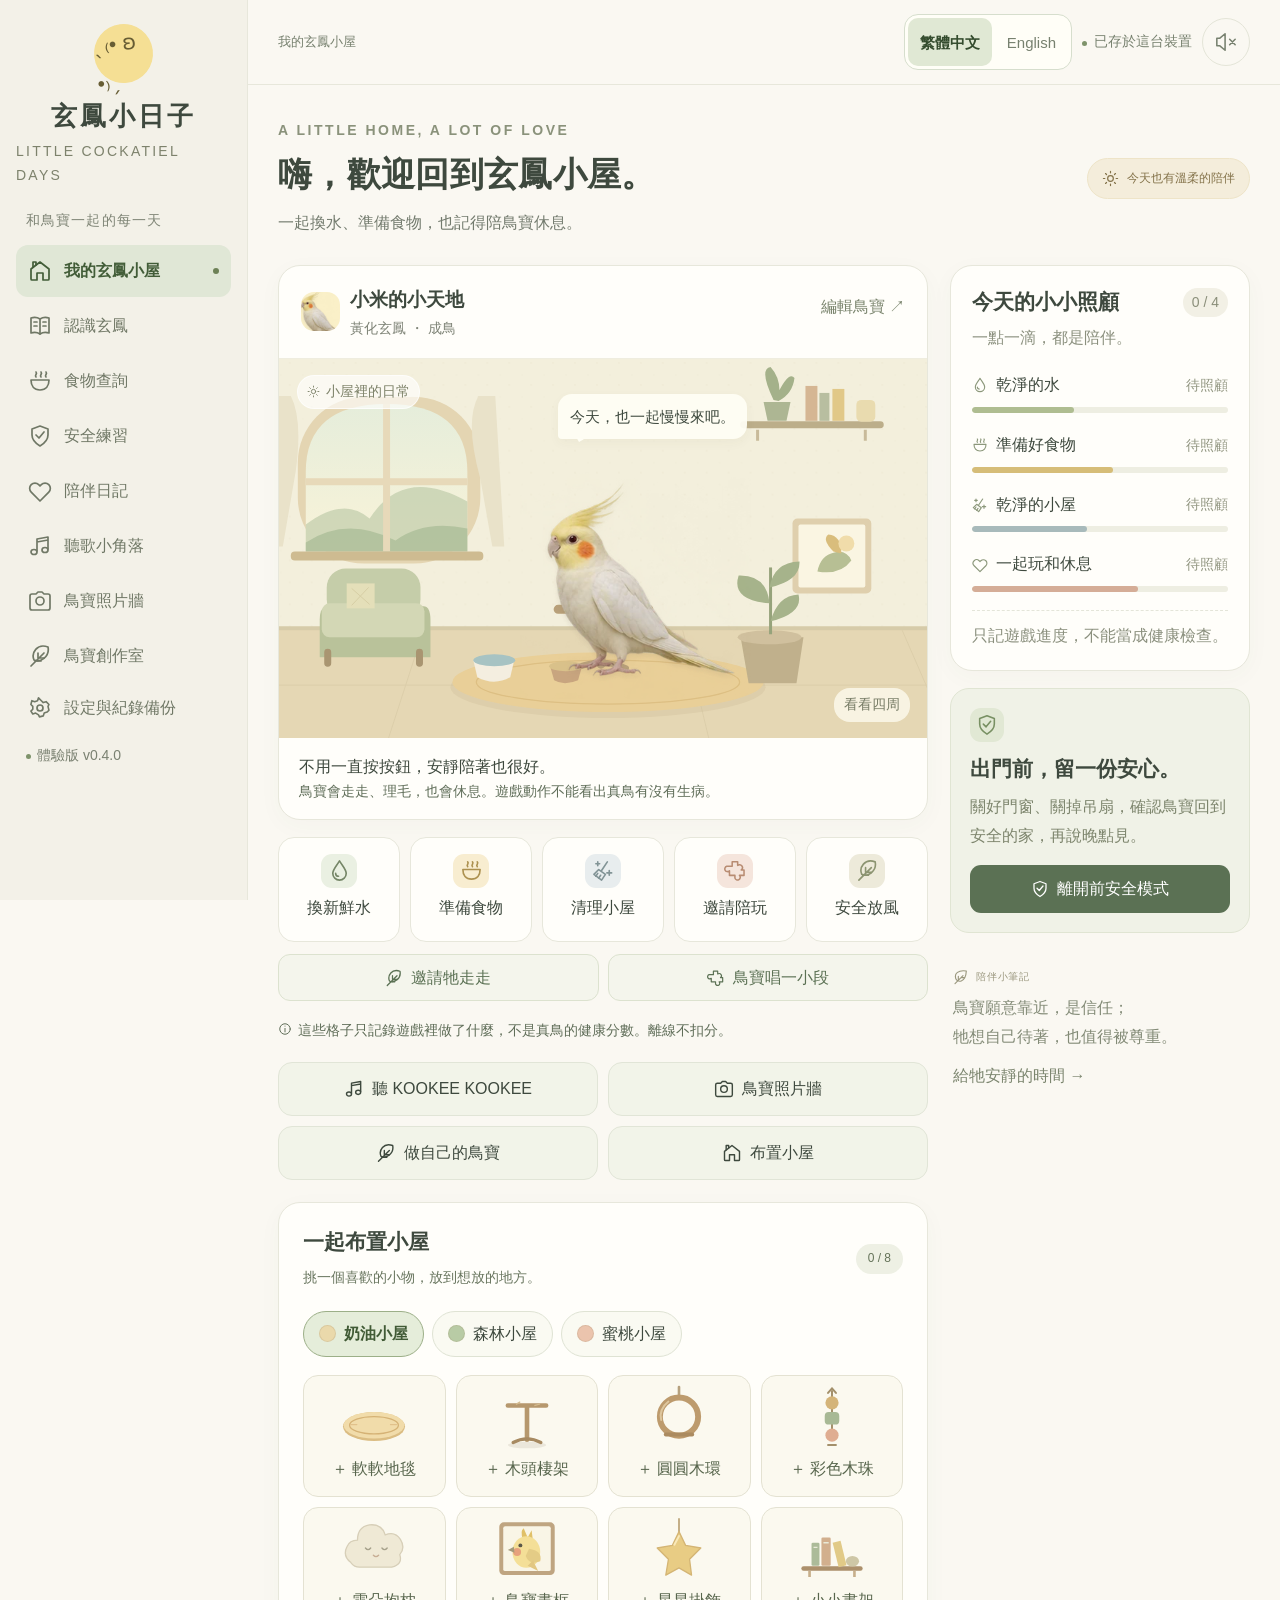
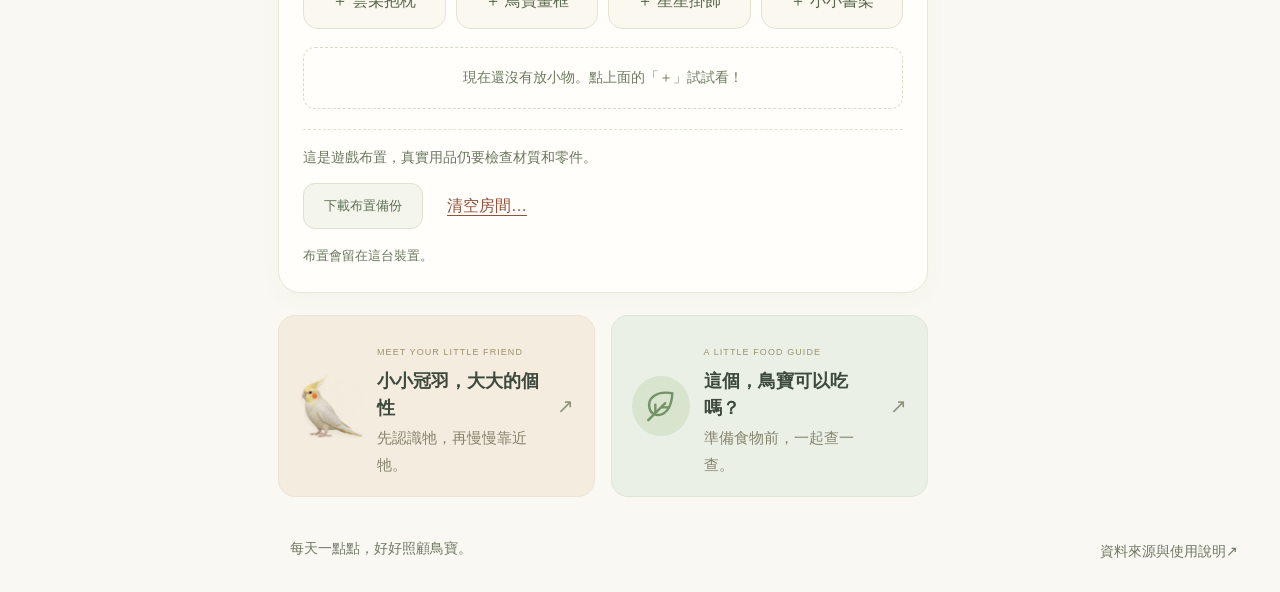
<file: index.html>
<!doctype html>
<html lang="zh-Hant-TW">
<head>
<!--
Original project code, documentation, and game artwork are licensed under MIT.
Third-party linked media and user photographs are excluded; see THIRD-PARTY-NOTICES.md in the source.

MIT License

Copyright (c) 2026 rainmeeting3water

Permission is hereby granted, free of charge, to any person obtaining a copy
of this software and associated documentation files (the "Software"), to deal
in the Software without restriction, including without limitation the rights
to use, copy, modify, merge, publish, distribute, sublicense, and/or sell
copies of the Software, and to permit persons to whom the Software is
furnished to do so, subject to the following conditions:

The above copyright notice and this permission notice shall be included in all
copies or substantial portions of the Software.

THE SOFTWARE IS PROVIDED "AS IS", WITHOUT WARRANTY OF ANY KIND, EXPRESS OR
IMPLIED, INCLUDING BUT NOT LIMITED TO THE WARRANTIES OF MERCHANTABILITY,
FITNESS FOR A PARTICULAR PURPOSE AND NONINFRINGEMENT. IN NO EVENT SHALL THE
AUTHORS OR COPYRIGHT HOLDERS BE LIABLE FOR ANY CLAIM, DAMAGES OR OTHER
LIABILITY, WHETHER IN AN ACTION OF CONTRACT, TORT OR OTHERWISE, ARISING FROM,
OUT OF OR IN CONNECTION WITH THE SOFTWARE OR THE USE OR OTHER DEALINGS IN THE
SOFTWARE.
-->
  <meta charset="utf-8">
  <meta name="viewport" content="width=device-width, initial-scale=1">
  <meta name="referrer" content="strict-origin-when-cross-origin">
  <meta name="theme-color" content="#faf7f0">
  <meta name="description" content="陪一隻玄鳳慢慢長大。認識玄鳳、查詢食物，在溫暖的小屋練習負責任的照顧。">
  <meta http-equiv="Content-Security-Policy" content="default-src 'self'; script-src 'self'; style-src 'self' 'unsafe-inline'; img-src 'self' data: blob:; frame-src https://www.youtube-nocookie.com; connect-src 'none'; object-src 'none'; base-uri 'none'; form-action 'none'">
  <title>玄鳳小日子｜一起練習，好好陪伴</title>
  <link rel="icon" href="favicon.svg" type="image/svg+xml">
  <link rel="stylesheet" href="style.css">
  <link rel="stylesheet" href="motion.css">
  <link rel="stylesheet" href="gallery.css">
  <link rel="stylesheet" href="decor.css">
  <script src="core.js" defer></script>
  <script src="content.js" defer></script>
  <script src="content-en.js" defer></script>
  <script src="i18n.js" defer></script>
  <script src="i18n-app-en.js" defer></script>
  <script src="i18n-components-en.js" defer></script>
  <script src="art.js" defer></script>
  <script src="motion.js" defer></script>
  <script src="music.js" defer></script>
  <script src="gallery.js" defer></script>
  <script src="decor.js" defer></script>
  <script src="backup.js" defer></script>
  <link rel="stylesheet" href="guides.css">
  <link rel="stylesheet" href="creator.css">
  <script src="guides.js" defer></script>
  <script src="creator.js" defer></script>
  <link rel="stylesheet" href="readability.css">
  <script src="app.js" defer></script>
</head>
<body>
  <a href="#main" class="skip">跳到主要內容</a>
  <aside class="sidebar" aria-label="主選單">
    <a class="brand" href="#home" aria-label="玄鳳小日子首頁"><span class="brand-bird" aria-hidden="true">ˎ₍• ʚ •₎ˏ</span><strong>玄鳳小日子</strong><span class="brand-en">LITTLE COCKATIEL DAYS</span></a>
    <p class="nav-caption">和鳥寶一起的每一天</p>
    <nav id="nav"></nav>
    <div class="sidebar-note"><span data-icon="feather"></span><p>一起玩，<br>也一起休息。</p><span>慢慢來，我們一起學。</span></div>
    <button class="nav-item settings-trigger" data-action="settings"><span data-icon="settings"></span><span>設定與紀錄備份</span></button>
    <span class="local-label"><i></i> 體驗版 v0.4.0</span>
  </aside>
  <div class="app-shell">
    <header class="topbar"><span id="breadcrumb">我的玄鳳小屋</span><div class="top-tools"><div class="language-switch" role="group" aria-label="Language / 語言" data-i18n-ignore><button type="button" data-language="zh-Hant-TW" lang="zh-Hant-TW" aria-pressed="true">繁體中文</button><button type="button" data-language="en" lang="en" aria-pressed="false">English</button></div><span class="save-status" id="save-status" role="status">紀錄留在這台裝置</span><button class="icon-button" id="sound-toggle" data-action="sound" aria-label="開啟互動音效" aria-pressed="false"></button><button class="icon-button mobile-settings" data-action="settings" aria-label="設定與紀錄備份"><span data-icon="settings"></span></button></div></header>
    <main id="main" tabindex="-1"></main>
    <footer class="footer"><span>每天一點點，好好照顧鳥寶。</span><a href="#sources">資料來源與使用說明 <span aria-hidden="true">↗</span></a></footer>
  </div>
  <dialog id="dialog" aria-labelledby="dialog-title"><div id="dialog-content"></div></dialog>
  <div id="toast" class="toast" role="status" aria-live="polite"></div>
  <input id="import-file" type="file" accept="application/json,.json" hidden>
  <noscript><p class="noscript">請啟用 JavaScript，才能使用互動小屋與本機存檔。</p></noscript>
</body>
</html>
</file>
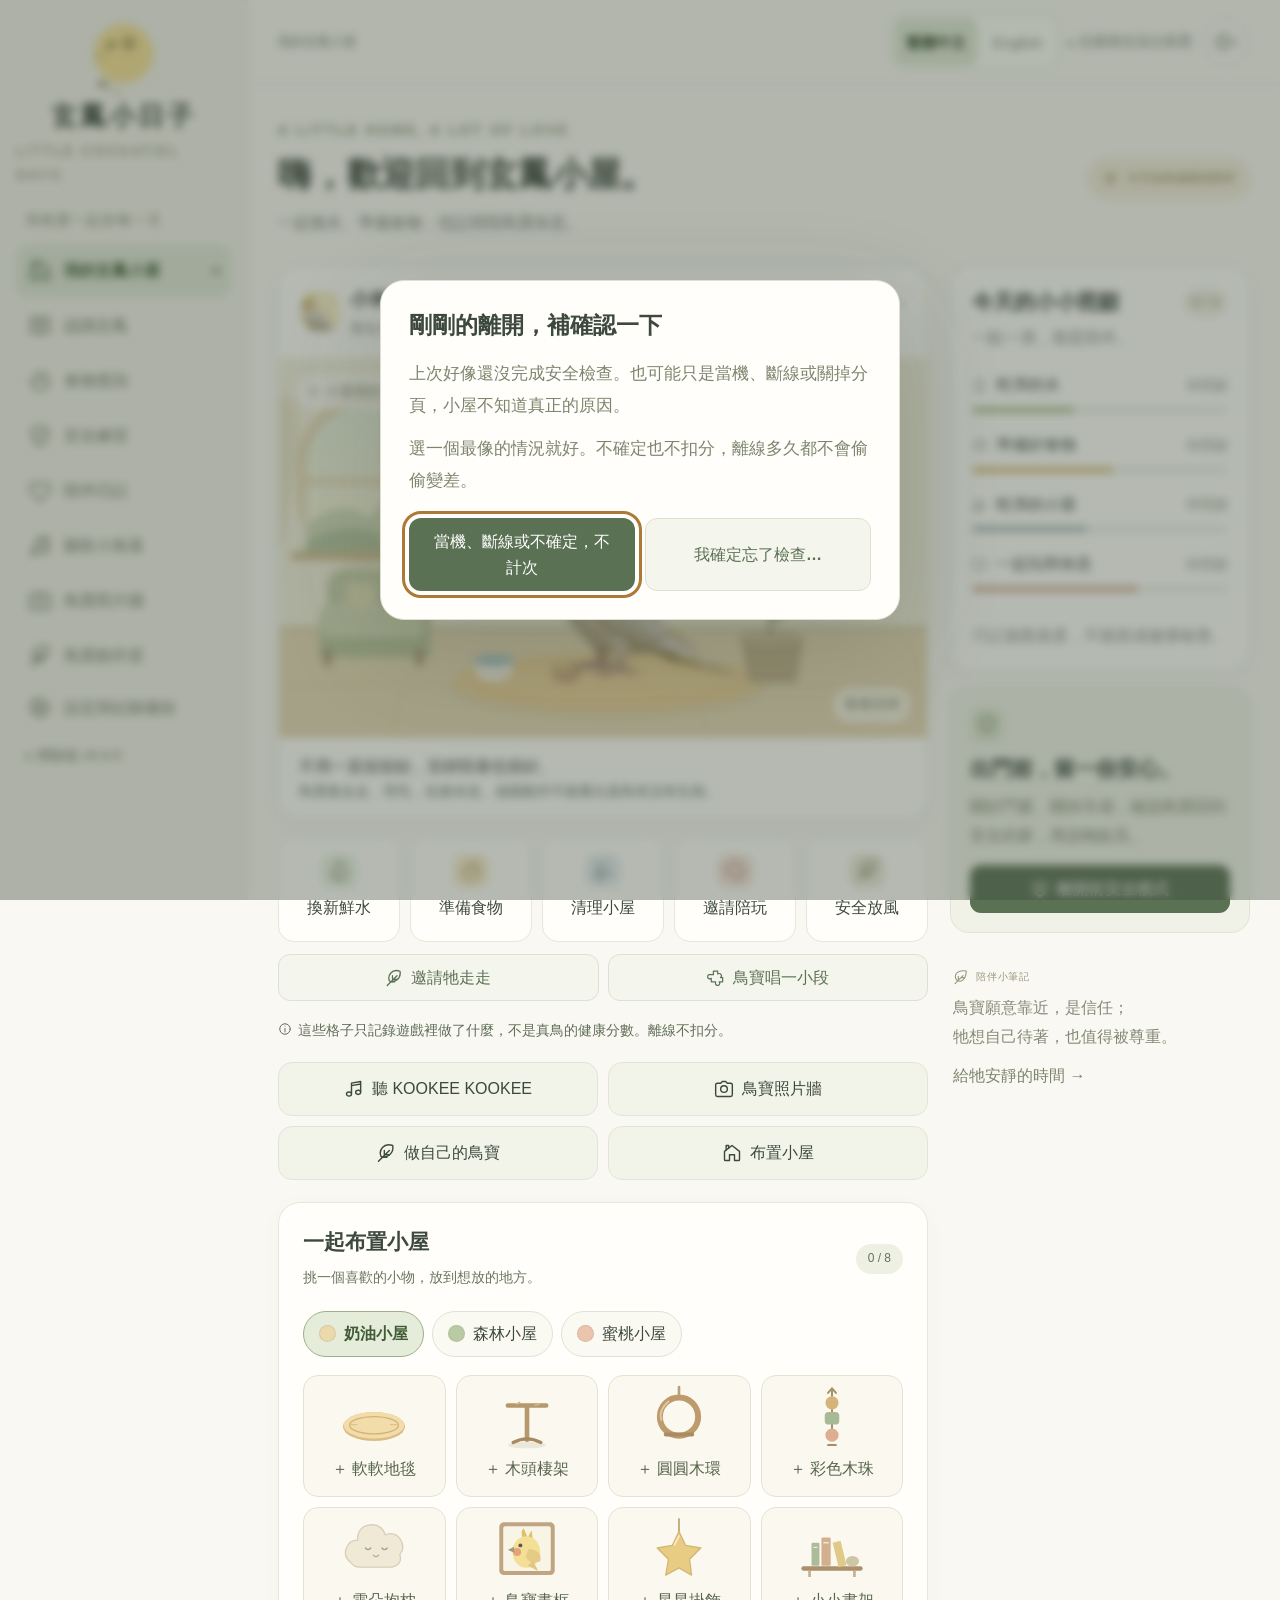
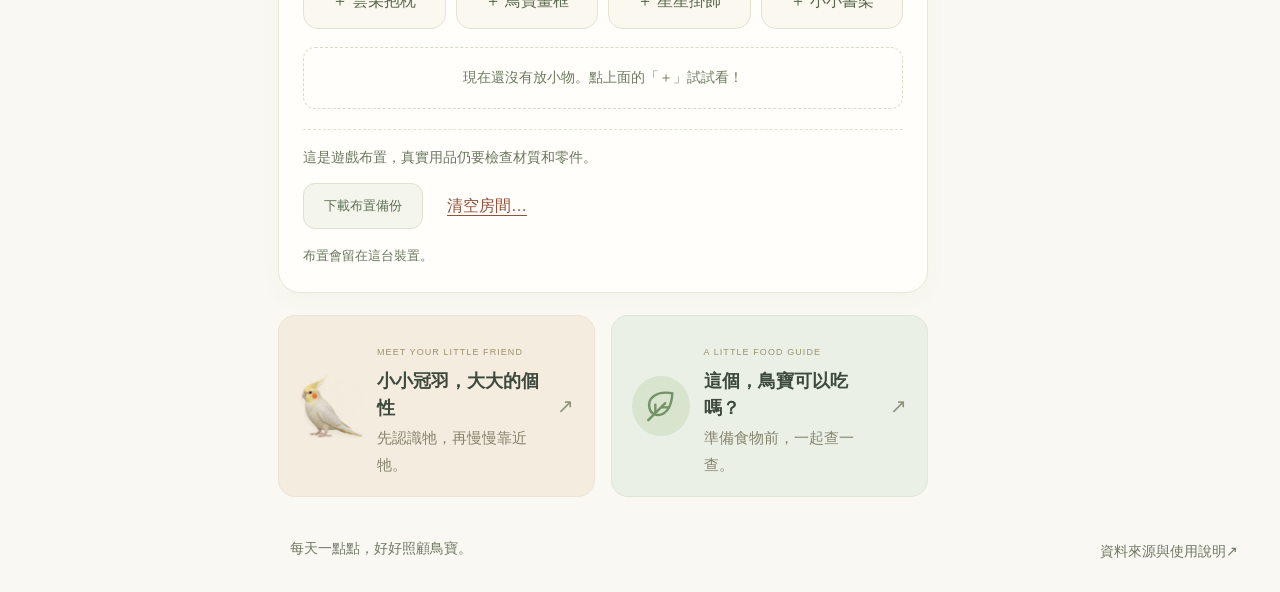
<file: docs/index.html>
<!doctype html>
<html lang="zh-Hant-TW" data-youtube-mode="external">
<head>
<!--
Original project code, documentation, and game artwork are licensed under MIT.
Third-party linked media and user photographs are excluded; see THIRD-PARTY-NOTICES.md in the source.

MIT License

Copyright (c) 2026 rainmeeting3water

Permission is hereby granted, free of charge, to any person obtaining a copy
of this software and associated documentation files (the "Software"), to deal
in the Software without restriction, including without limitation the rights
to use, copy, modify, merge, publish, distribute, sublicense, and/or sell
copies of the Software, and to permit persons to whom the Software is
furnished to do so, subject to the following conditions:

The above copyright notice and this permission notice shall be included in all
copies or substantial portions of the Software.

THE SOFTWARE IS PROVIDED "AS IS", WITHOUT WARRANTY OF ANY KIND, EXPRESS OR
IMPLIED, INCLUDING BUT NOT LIMITED TO THE WARRANTIES OF MERCHANTABILITY,
FITNESS FOR A PARTICULAR PURPOSE AND NONINFRINGEMENT. IN NO EVENT SHALL THE
AUTHORS OR COPYRIGHT HOLDERS BE LIABLE FOR ANY CLAIM, DAMAGES OR OTHER
LIABILITY, WHETHER IN AN ACTION OF CONTRACT, TORT OR OTHERWISE, ARISING FROM,
OUT OF OR IN CONNECTION WITH THE SOFTWARE OR THE USE OR OTHER DEALINGS IN THE
SOFTWARE.
-->
  <meta charset="utf-8">
  <meta name="viewport" content="width=device-width, initial-scale=1">
  <meta name="referrer" content="strict-origin-when-cross-origin">
  <meta name="theme-color" content="#faf7f0">
  <meta name="description" content="陪一隻玄鳳慢慢長大。認識玄鳳、查詢食物，在溫暖的小屋練習負責任的照顧。">
  <meta http-equiv="Content-Security-Policy" content="default-src 'self'; script-src 'self'; style-src 'self' 'unsafe-inline'; img-src 'self' data: blob:; frame-src https://www.youtube-nocookie.com; connect-src 'none'; object-src 'none'; base-uri 'none'; form-action 'none'">
  <title>玄鳳小日子｜一起練習，好好陪伴</title>
  <link rel="icon" href="favicon.svg" type="image/svg+xml">
  <link rel="stylesheet" href="style.css">
  <link rel="stylesheet" href="motion.css">
  <link rel="stylesheet" href="gallery.css">
  <link rel="stylesheet" href="decor.css">
  <script src="core.js" defer></script>
  <script src="content.js" defer></script>
  <script src="content-en.js" defer></script>
  <script src="i18n.js" defer></script>
  <script src="i18n-app-en.js" defer></script>
  <script src="i18n-components-en.js" defer></script>
  <script src="art.js" defer></script>
  <script src="motion.js" defer></script>
  <script src="music.js" defer></script>
  <script src="gallery.js" defer></script>
  <script src="decor.js" defer></script>
  <script src="backup.js" defer></script>
  <link rel="stylesheet" href="guides.css">
  <link rel="stylesheet" href="creator.css">
  <script src="guides.js" defer></script>
  <script src="creator.js" defer></script>
  <link rel="stylesheet" href="readability.css">
  <script src="app.js" defer></script>
</head>
<body>
  <a href="#main" class="skip">跳到主要內容</a>
  <aside class="sidebar" aria-label="主選單">
    <a class="brand" href="#home" aria-label="玄鳳小日子首頁"><span class="brand-bird" aria-hidden="true">ˎ₍• ʚ •₎ˏ</span><strong>玄鳳小日子</strong><span class="brand-en">LITTLE COCKATIEL DAYS</span></a>
    <p class="nav-caption">和鳥寶一起的每一天</p>
    <nav id="nav"></nav>
    <div class="sidebar-note"><span data-icon="feather"></span><p>一起玩，<br>也一起休息。</p><span>慢慢來，我們一起學。</span></div>
    <button class="nav-item settings-trigger" data-action="settings"><span data-icon="settings"></span><span>設定與紀錄備份</span></button>
    <span class="local-label"><i></i> 體驗版 v0.4.0</span>
  </aside>
  <div class="app-shell">
    <header class="topbar"><span id="breadcrumb">我的玄鳳小屋</span><div class="top-tools"><div class="language-switch" role="group" aria-label="Language / 語言" data-i18n-ignore><button type="button" data-language="zh-Hant-TW" lang="zh-Hant-TW" aria-pressed="true">繁體中文</button><button type="button" data-language="en" lang="en" aria-pressed="false">English</button></div><span class="save-status" id="save-status" role="status">紀錄留在這台裝置</span><button class="icon-button" id="sound-toggle" data-action="sound" aria-label="開啟互動音效" aria-pressed="false"></button><button class="icon-button mobile-settings" data-action="settings" aria-label="設定與紀錄備份"><span data-icon="settings"></span></button></div></header>
    <main id="main" tabindex="-1"></main>
    <footer class="footer"><span>每天一點點，好好照顧鳥寶。</span><a href="#sources">資料來源與使用說明 <span aria-hidden="true">↗</span></a></footer>
  </div>
  <dialog id="dialog" aria-labelledby="dialog-title"><div id="dialog-content"></div></dialog>
  <div id="toast" class="toast" role="status" aria-live="polite"></div>
  <input id="import-file" type="file" accept="application/json,.json" hidden>
  <noscript><p class="noscript">請啟用 JavaScript，才能使用互動小屋與本機存檔。</p></noscript>
</body>
</html>
</file>
<file: style.css>
@font-face{font-family:"Cottage TC";src:local("Noto Sans TC");font-style:normal;font-weight:100 900;font-display:swap}
:root{--paper:#faf8f2;--white:#fffefa;--ink:#3e493e;--muted:#737b6e;--green:#5b7154;--green-dark:#43573e;--sage:#eaf0e2;--yellow:#f1d987;--line:#e7e7db;--peach:#f6e7da;--danger:#9b4e39;--radius:22px;--shadow:0 6px 24px #4b503808}
*{box-sizing:border-box}body{margin:0;background:var(--paper);color:var(--ink);font:15px/1.7 "Cottage TC","Noto Sans TC","Microsoft JhengHei",sans-serif}button,input,select{font:inherit}button,a,input,select{-webkit-tap-highlight-color:transparent}button{cursor:pointer}a{color:inherit;text-decoration:none}button{color:inherit}svg{display:block}button svg,.inline-icon svg{width:22px;height:22px;flex:none}button:disabled{cursor:default;opacity:.55}button:focus-visible,a:focus-visible,input:focus-visible,select:focus-visible,summary:focus-visible{outline:3px solid #ac7936;outline-offset:4px}button{touch-action:manipulation}p{margin:0 0 12px}h1,h2,h3{line-height:1.45;margin:0}h1{font-size:32px;letter-spacing:.025em;font-weight:750}h2{font-size:21px;font-weight:700}h3{font-size:17px;font-weight:700}small{font-size:12px}.skip{position:fixed;top:-100px;left:20px;padding:12px;background:var(--green-dark);color:white;z-index:99}.skip:focus{top:12px}.sidebar{width:224px;position:fixed;inset:0 auto 0 0;background:#f3f1e8;border-right:1px solid var(--line);padding:38px 20px 24px;display:flex;flex-direction:column;z-index:10}.brand{display:flex;flex-direction:column;align-items:center}.brand-bird{background:#f5df94;width:59px;height:59px;border-radius:50%;display:grid;place-items:center;font-size:21px;color:#675d34;transform:rotate(-7deg);margin-bottom:10px}.brand strong{font-size:23px;letter-spacing:.12em}.brand-en{font:9px/2.5 sans-serif;letter-spacing:.16em;color:#7d826c}.nav-caption{font-size:11px;letter-spacing:.08em;color:#7f8576;margin:44px 12px 14px}nav{display:grid;gap:7px}.nav-item{display:flex;align-items:center;gap:12px;width:100%;min-height:48px;border:0;background:transparent;border-radius:12px;text-align:left;padding:11px 14px;font-size:14px;color:#707866}.nav-item svg{width:20px;height:20px}.nav-item:hover{background:#eaece0}.nav-item.active{background:#e0e7d6;color:#425d38;font-weight:700}.nav-item.active:after{content:"";width:6px;height:6px;background:#6d8156;border-radius:50%;margin-left:auto}.sidebar-note{margin:auto 0 34px;padding:26px 16px 20px;border-top:1px solid #dedfcf;color:#7d826c;text-align:center}.sidebar-note>span:first-child svg{width:30px;height:30px;margin:0 auto 12px;color:#a5ad8c}.sidebar-note p{font-size:16px;line-height:1.9;margin-bottom:10px}.sidebar-note>span:last-child{font-size:11px}.settings-trigger{font-size:12px;padding:10px}.local-label{font-size:10px;color:#7a8171;padding:10px;display:flex;align-items:center;gap:6px}.local-label i{height:5px;width:5px;background:#7e936b;border-radius:50%}.app-shell{margin-left:224px}.topbar{height:76px;display:flex;align-items:center;justify-content:space-between;border-bottom:1px solid var(--line);padding:0 42px;color:#77816f;font-size:13px;gap:12px}.top-tools{display:flex;align-items:center;gap:16px}.save-status{font-size:11px}.save-status:before{content:"";display:inline-block;width:5px;height:5px;border-radius:50%;background:#7e936b;margin-right:7px}.icon-button{display:grid;place-items:center;width:42px;height:42px;background:transparent;border:1px solid #e4e5d8;border-radius:50%}.icon-button:hover{background:var(--sage)}.mobile-settings{display:none}main{max-width:1400px;margin:0 auto;padding:34px 42px 20px;outline:none}.page-heading{display:flex;justify-content:space-between;align-items:center;gap:20px;margin-bottom:27px}.eyebrow{font-size:10px;letter-spacing:.18em;color:#8a927b;font-weight:650;margin-bottom:7px}.page-heading p{color:var(--muted);font-size:14px;margin:10px 0 0}.heading-side{display:flex;align-items:center;gap:8px;background:#f4eddb;border:1px solid #eee4c8;padding:9px 14px;border-radius:25px;font-size:12px;white-space:nowrap;color:#84734a}.heading-side svg{width:17px;height:17px}.home-layout{display:grid;grid-template-columns:minmax(0,1fr) 282px;gap:22px;align-items:start}.room-card,.card{border:1px solid var(--line);border-radius:var(--radius);background:var(--white);box-shadow:var(--shadow)}.room-header{display:flex;justify-content:space-between;align-items:center;padding:17px 22px;gap:10px}.room-title{display:flex;gap:10px;align-items:center}.mini-avatar{width:39px;height:39px;border-radius:13px;background:#faf0c8;overflow:hidden;position:relative}.mini-avatar .bird-art{position:absolute;width:52px;height:62px;top:-10px;left:-5px}.room-title strong{font-size:15px}.room-title p{font-size:10px;color:#7f8477;margin:0}.text-button{background:transparent;border:0;color:#7b856e;font-size:11px;padding:9px 0;min-height:36px}.room-scene{height:350px;position:relative;overflow:hidden;background:#f4f0db;isolation:isolate;border-top:1px solid #efeddf}.room-scene .wall-art{width:100%;height:100%;position:absolute;inset:0}.scene-bird{position:absolute;width:180px;height:216px;left:48%;bottom:45px;transform:translateX(-50%);z-index:2;filter:drop-shadow(0 8px 3px #8a794a0d)}.bird-art{height:100%;width:100%;overflow:visible}.scene-shadow{position:absolute;width:130px;height:20px;border-radius:50%;background:#bcad7a33;bottom:42px;left:48%;transform:translateX(-50%)}.speech{position:absolute;top:35px;left:45%;border-radius:14px 14px 14px 4px;padding:8px 14px;background:#fffef5eF;box-shadow:0 4px 12px #5350320a;font-size:12px;z-index:3;max-width:50%}.speech:after{content:"";position:absolute;bottom:-7px;left:17px;border:4px solid transparent;border-top-color:#fffef5;transform:rotate(15deg)}.scene-tag{position:absolute;top:16px;left:18px;display:flex;align-items:center;gap:6px;font-size:10px;color:#7d8269;background:#ffffff9e;border:1px solid #ffffffaa;border-radius:20px;padding:4px 9px}.scene-tag svg{width:13px;height:13px}.scene-mood{position:absolute;right:17px;bottom:16px;background:#fffef3bd;padding:5px 10px;border-radius:16px;font-size:10px;color:#777c66}.room-scene.outside{background:#e6ebd9}.room-scene.missing .scene-bird,.room-scene.missing .scene-shadow{display:none}.room-caption{padding:15px 20px;display:flex;justify-content:space-between;gap:10px;align-items:center;font-size:12px}.room-caption p{margin:0;color:#7c8370;font-size:11px}.room-caption strong{font-weight:500}.room-caption .dots{display:flex;gap:5px}.dots i{width:5px;height:5px;border-radius:50%;background:#d9ddcd}.dots i:first-child{width:15px;background:#9aaa80}.care-actions{display:grid;grid-template-columns:repeat(5,1fr);gap:8px;margin:17px 0 12px}.care-action{border:1px solid var(--line);background:#fffefa;border-radius:16px;padding:14px 4px 11px;min-height:93px;display:flex;flex-direction:column;align-items:center;gap:7px;font-size:12px;transition:transform .15s,background .15s}.care-action:hover{transform:translateY(-3px);background:#f0f2e7}.care-action .action-icon{width:36px;height:34px;border-radius:11px;display:grid;place-items:center;background:#eaf0e2;color:#758667}.care-action:nth-child(2) .action-icon{background:#f8edd0;color:#ac9150}.care-action:nth-child(3) .action-icon{background:#e8edee;color:#829496}.care-action:nth-child(4) .action-icon{background:#f5e5dc;color:#b88c72}.care-action:nth-child(5) .action-icon{background:#edeada;color:#8c9471}.care-action svg{width:23px;height:23px}.microcopy{font-size:11px;color:#888e7e;display:flex;gap:6px;align-items:flex-start;margin:0 0 19px}.microcopy svg{width:14px;height:14px;margin-top:3px;flex:none}.right-column{display:grid;gap:17px}.daily-card{padding:21px}.card-heading{display:flex;align-items:center;justify-content:space-between;margin-bottom:6px}.card-heading h2{font-size:16px}.count-badge{font-size:11px;background:#f2f0e5;border-radius:20px;padding:2px 9px;color:#8a8e79}.subtle{color:var(--muted);font-size:12px}.daily-card>p{font-size:11px;color:#8b907e}.meter-row{margin-top:18px}.meter-label{display:flex;align-items:center;gap:8px;font-size:12px;margin-bottom:7px}.meter-label svg{width:16px;height:16px;color:#8c987b}.meter-label span:last-child{margin-left:auto;font-size:10px;color:#929681}.meter{height:6px;border-radius:5px;background:#eeeee2;overflow:hidden}.meter>span{display:block;height:100%;border-radius:5px;background:#afbd91;transition:width .4s}.meter-row:nth-of-type(3) .meter>span{background:#d6bd78}.meter-row:nth-of-type(4) .meter>span{background:#a8babb}.meter-row:nth-of-type(5) .meter>span{background:#d5ad97}.simulation-label{font-size:10px;color:#919583;margin:18px 0 0!important;border-top:1px dashed #e4e5d9;padding-top:11px}.safety-card{padding:19px;background:#f0f2e7;border:1px solid #e0e5d3;border-radius:19px}.safety-card .inline-icon{width:34px;height:34px;display:grid;place-items:center;background:#e1e8d4;border-radius:11px;margin-bottom:12px;color:#789063}.safety-card h2{font-size:16px}.safety-card p{font-size:12px;color:#7d856d;margin:8px 0 15px;line-height:1.8}.btn{display:inline-flex;gap:8px;align-items:center;justify-content:center;min-height:46px;padding:10px 20px;border-radius:12px;background:var(--green);color:#fff;border:1px solid transparent;font-size:13px;font-weight:550}.btn:hover{background:var(--green-dark)}.btn.secondary{color:var(--green);background:#f4f5ec;border-color:#dce2cf}.btn.secondary:hover{background:#e8eedc}.btn.danger{background:#a25a44}.btn.wide{width:100%}.btn svg{width:18px;height:18px}.safety-card .btn{border-radius:11px}.little-tip{padding:18px 3px;font-size:12px;color:#838b77}.little-tip .tip-top{font-size:10px;letter-spacing:.08em;display:flex;gap:7px;align-items:center;margin-bottom:8px;color:#9a977e}.little-tip svg{width:16px;height:16px}.discover-row{margin-top:16px;display:grid;grid-template-columns:1fr 1fr;gap:16px}.discovery{display:flex;align-items:center;gap:14px;background:#f4eddf;border:1px solid #ece4d4;border-radius:17px;padding:17px 20px;min-height:104px}.discovery.green{background:#eaf0e6;border-color:#dfe7d8}.discover-art{width:64px;height:64px;flex:none;position:relative;overflow:hidden}.discover-art .bird-art{width:67px;height:80px;position:absolute;top:-8px}.discovery h3{font-size:14px;margin:3px 0}.discovery p{font-size:11px;color:#86836e;margin:0}.discovery .tag{font-size:9px;letter-spacing:.12em;color:#9c906c}.discovery .go{margin-left:auto;font-size:20px;color:#8e947c}.food-illustration{width:60px;height:60px;display:grid;place-items:center;background:#d8e4ce;border-radius:50%;color:#739366}.food-illustration svg{width:34px;height:34px}.footer{max-width:1400px;margin:0 auto;padding:20px 42px 25px;display:flex;justify-content:space-between;gap:15px;color:#929784;font-size:10px}.footer a:hover{text-decoration:underline}.section-intro{max-width:750px;color:#7c8474;font-size:14px;margin-bottom:24px}.content-grid{display:grid;grid-template-columns:repeat(3,1fr);gap:18px}.content-grid.two{grid-template-columns:repeat(2,1fr)}.info-card{padding:24px}.info-card .inline-icon{display:inline-flex;margin-bottom:15px;color:#899b72;background:#eff2e6;padding:11px;border-radius:13px}.info-card p{color:#777f70;font-size:13px;margin-top:10px}.info-card ul{padding-left:20px;color:#727b6a;font-size:13px}.info-card li{margin:7px 0}.source-links{display:flex;gap:8px;flex-wrap:wrap;font-size:11px;margin-top:12px}.source-links a{color:#6d835e;text-decoration:underline;text-underline-offset:3px}.notice{padding:17px 20px;border-radius:14px;font-size:13px;background:#f5eddb;color:#83734c;margin:18px 0;display:flex;gap:12px;align-items:flex-start}.notice svg{width:21px;height:21px;flex:none;margin-top:2px}.notice p{margin:0}.notice.urgent{background:#f7e9e2;color:#914b37;border:1px solid #efd5c8}.notice.success{background:#edf3e3;color:#5c744b}.search-box{display:flex;align-items:center;gap:12px;padding:8px 17px;background:white;border:1px solid #dfe4d5;border-radius:15px;max-width:660px;margin:20px 0}.search-box input{width:100%;min-height:40px;border:0;background:transparent;color:var(--ink);outline-offset:7px}.search-box svg{height:20px;width:20px;color:#9aab89}.filters{display:flex;gap:8px;flex-wrap:wrap;margin:18px 0 22px}.filter{border:1px solid #dfe4d5;min-height:44px;padding:8px 17px;border-radius:25px;background:transparent;font-size:12px}.filter.active{background:var(--green);color:white;border-color:var(--green)}.food-result{padding:20px;border-radius:18px;background:#fffefa;border:1px solid var(--line)}.food-result>div:first-child{display:flex;align-items:center;justify-content:space-between;gap:8px;margin-bottom:12px}.food-result h2{font-size:17px}.food-result p{font-size:13px;line-height:1.9;color:#747d6c}.pill{font-size:10px;white-space:nowrap;border-radius:20px;padding:3px 9px;background:#edf2e2;color:#648052}.pill.avoid{background:#f7e5de;color:#9c5c43}.pill.unknown{background:#eeece7;color:#837b70}.result-count{font-size:12px;color:#919680;margin:0 0 13px}.empty{padding:38px;text-align:center;border:1px dashed #d8decc;border-radius:20px;color:#818a74}.color-card{text-align:center;overflow:hidden}.color-card .color-bird{height:190px;background:#f5f0dd;padding:10px}.color-card:nth-child(2) .color-bird{background:#e6ebe3}.color-card:nth-child(3) .color-bird{background:#eee8df}.color-card .info-card{text-align:left}.basics{display:grid;grid-template-columns:repeat(3,1fr);gap:1px;background:#e1e5d6;border:1px solid #e1e5d6;border-radius:18px;overflow:hidden;margin:24px 0}.basic{background:#f2f3e9;padding:22px}.basic h3{font-size:14px}.basic p{font-size:12px;color:#76816c;margin:8px 0 0}.section-title{display:flex;align-items:center;justify-content:space-between;margin:31px 0 18px}.section-title small{color:#8f9580}.hazard-grid{display:grid;grid-template-columns:repeat(2,1fr);gap:13px}.hazard{padding:19px;border:1px solid #e6dfcf;background:#fffdf7;border-radius:17px;display:flex;align-items:flex-start;gap:14px;text-align:left;min-height:120px}.hazard .hazard-icon{padding:10px;background:#f5ead8;color:#ab8b58;border-radius:12px}.hazard.safe .hazard-icon{background:#e7eedb;color:#739061}.hazard.safe{background:#f6f9f0;border-color:#dce7cb}.hazard h3{font-size:15px;margin-bottom:5px}.hazard p{font-size:12px;line-height:1.8;margin:0;color:#858570}.hazard .hazard-check{font-size:11px;color:#967c4f;display:block;margin-top:10px}.hazard.safe .hazard-check{color:#6c8959}.safety-layout{display:grid;grid-template-columns:minmax(0,1fr) 280px;gap:23px;align-items:start}.departure-card{padding:24px;position:sticky;top:20px}.checklist{list-style:none;padding:0;margin:17px 0}.checklist li{font-size:12px;padding:9px 0;display:flex;gap:9px;align-items:center;border-bottom:1px solid #f0f0e5}.checklist svg{width:17px;height:17px;color:#879d6c}.checklist .unready{color:#a78955}.stage-path{display:grid;grid-template-columns:repeat(4,1fr);gap:12px;margin:24px 0}.stage-step{padding:17px 15px;border:1px solid #e3e3d5;background:#f2f1e7;border-radius:15px}.stage-step.current{background:#f4e6d8;border-color:#d8bca3}.stage-step strong{font-size:12px;display:block;margin:7px 0}.stage-step p{font-size:11px;color:#8b8976;margin:0}.stage-num{font:11px sans-serif;letter-spacing:.1em;color:#a79777}.source-card{padding:20px;margin-bottom:12px}.source-card h3{font-size:15px}.source-card a{color:#68805b;text-decoration:underline;font-size:12px;overflow-wrap:anywhere}.source-card p{font-size:11px;color:#8e927e;margin:8px 0 0}.log-row{display:flex;gap:19px;padding:17px 0;border-bottom:1px solid #e9eadf;font-size:13px}.log-row time{color:#939780;font-size:11px;white-space:nowrap;min-width:88px}.journal-card{padding:24px}.journal-top{display:flex;gap:20px;align-items:center}.journal-top .bird-art{width:100px;height:120px}.journal-top p{font-size:12px;color:#818976}.toast{position:fixed;z-index:60;bottom:28px;left:calc(50% + 90px);transform:translate(-50%,20px);background:#475b3f;color:white;padding:12px 23px;border-radius:14px;box-shadow:0 8px 30px #34452d20;opacity:0;pointer-events:none;transition:.2s;max-width:min(600px,90vw);font-size:13px}.toast.show{transform:translate(-50%,0);opacity:1}dialog{border:1px solid #dedfce;background:var(--white);border-radius:24px;color:var(--ink);padding:28px;width:min(520px,calc(100% - 32px));max-height:90dvh;box-shadow:0 30px 100px #38422b30}dialog::backdrop{background:#3c493c60;backdrop-filter:blur(4px)}.dialog-top{display:flex;align-items:center;justify-content:space-between;gap:15px;margin-bottom:16px}.dialog-top h2{font-size:21px}.dialog-top .icon-button{flex:none;width:36px;height:36px}.dialog-body p{font-size:13px;color:#7d856e;margin:12px 0}.dialog-actions{display:flex;gap:10px;flex-wrap:wrap;margin-top:22px}.dialog-actions .btn{flex:1}.field{display:grid;gap:7px;font-size:13px;margin:17px 0}.field input,.field select{padding:11px 13px;border:1px solid #dadfce;border-radius:10px;background:#fffef8;color:var(--ink);width:100%;min-height:45px}.toggle-row{display:flex;align-items:center;justify-content:space-between;gap:16px;font-size:13px;padding:15px 0;border-bottom:1px solid var(--line)}.toggle-row input{width:21px;height:21px;accent-color:var(--green)}.toggle-row small{display:block;color:#8b907e;font-size:11px;margin-top:3px}.settings-buttons{display:grid;grid-template-columns:1fr 1fr;gap:10px;margin:20px 0}.privacy-box{padding:14px;background:#f2f2e8;font-size:11px;color:#818870;border-radius:12px}.modal-list{font-size:13px;color:#7d856f;padding-left:20px;line-height:2}.modal-list label{display:flex;gap:10px;align-items:start}.modal-list input{width:20px;height:20px;accent-color:var(--green);margin-top:8px;flex:none}.vet-choices{display:grid;gap:10px}.vet-choices .btn{text-align:left;justify-content:flex-start;background:#f4f2e7;color:#707c60;border-color:#e1e4d4}.noscript{position:fixed;inset:40% 15%;padding:30px;background:#fff}.outcome-banner{padding:18px 20px;border:1px solid #e8d4bc;border-radius:17px;background:#f5e9d8;margin-bottom:19px;font-size:13px}.outcome-banner strong{display:block;font-size:15px;margin-bottom:6px}.outcome-banner p{font-size:12px;color:#8c7c60;margin:0 0 9px}.safety-card.is-safe{background:#e5edda}.room-scene .bird-head{transform-box:fill-box;transform-origin:50% 80%;animation:head-tilt 13s ease-in-out infinite}.room-scene .bird-eye{transform-box:fill-box;transform-origin:center;animation:blink 6s infinite}.room-scene .bird-wing{transform-box:fill-box;transform-origin:50% 15%;animation:preen 19s ease-in-out infinite}.scene-bird.walking{animation:walk 1.5s ease-in-out}.scene-bird.resting{transform:translateX(-50%) translateY(5px)}.scene-bird.resting .bird-eye{transform:scaleY(.13);animation:none}.reduced-motion *,.reduced-motion *:before,.reduced-motion *:after{animation:none!important;transition:none!important;scroll-behavior:auto!important}@keyframes blink{0%,45%,49%,100%{transform:scaleY(1)}47%{transform:scaleY(.08)}}@keyframes head-tilt{0%,35%,48%,100%{transform:rotate(0)}40%,44%{transform:rotate(-7deg)}}@keyframes preen{0%,70%,83%,100%{transform:rotate(0)}74%,80%{transform:rotate(-7deg)}}@keyframes walk{0%,100%{margin-left:0}30%{margin-left:15px;rotate:3deg}65%{margin-left:30px;rotate:-3deg}}
@media(min-width:1500px){.room-scene{height:410px}.scene-bird{width:205px;height:246px;bottom:48px}.home-layout{grid-template-columns:minmax(0,1fr) 300px}}
@media(max-width:1200px){.sidebar{width:194px;padding-left:14px;padding-right:14px}.app-shell{margin-left:194px}.topbar{padding:0 28px}main{padding:28px}.home-layout{grid-template-columns:minmax(0,1fr) 250px;gap:17px}.room-scene{height:315px}.scene-bird{width:160px;height:192px;bottom:39px}.daily-card{padding:18px}.footer{padding:20px 28px}.brand strong{font-size:21px}.discovery{padding:15px;gap:8px}.discover-art{width:50px}.discovery p{font-size:10px}.content-grid{grid-template-columns:repeat(2,1fr)}.color-grid{grid-template-columns:repeat(3,1fr)}h1{font-size:29px}.heading-side{font-size:11px}}
@media(max-width:1000px){.sidebar{width:80px;padding:28px 10px 15px}.brand strong,.brand-en,.nav-caption,.nav-item>span:last-child,.sidebar-note,.settings-trigger,.local-label{display:none}.brand-bird{width:46px;height:46px;font-size:17px}.nav-item{justify-content:center;padding:12px}.nav-item.active:after{display:none}nav{margin-top:35px;gap:13px}.nav-item svg{width:23px;height:23px}.app-shell{margin-left:80px}.topbar{height:65px}.mobile-settings{display:grid}.top-tools{gap:9px}.home-layout{grid-template-columns:minmax(0,1fr) 230px}.room-scene{height:310px}.room-caption p{max-width:85%;font-size:10px}.discovery{min-height:102px}.discover-art,.food-illustration{width:43px;height:50px}.discover-art .bird-art{width:53px;height:64px}.food-illustration svg{width:28px;height:28px}.heading-side{display:none}.safety-layout{grid-template-columns:minmax(0,1fr) 240px}.hazard-grid{grid-template-columns:1fr}.basics{grid-template-columns:1fr}.basic{padding:17px 22px}.toast{left:calc(50% + 40px)}}
@media(max-width:760px){.home-layout{grid-template-columns:1fr}.right-column{grid-template-columns:1fr 1fr;align-items:start}.little-tip{grid-column:1/-1;padding:0 5px}.room-scene{height:360px}.scene-bird{width:190px;height:228px;bottom:45px}.content-grid.two{grid-template-columns:1fr}.safety-layout{grid-template-columns:1fr}.hazard-grid{grid-template-columns:1fr 1fr}.departure-card{position:static}.stage-path{grid-template-columns:1fr 1fr}.page-heading{margin-bottom:22px}.care-actions{gap:10px}.care-action{font-size:12px}.discover-row{margin-bottom:6px}.color-grid{grid-template-columns:1fr 1fr 1fr}.color-card .info-card{padding:17px}.color-card .color-bird{height:150px}.color-card h2{font-size:16px}.color-card p{font-size:11px}}
@media(max-width:540px){body{font-size:14px}.sidebar{width:auto;height:72px;inset:auto 0 0;background:#faf9f3f5;backdrop-filter:blur(14px);padding:6px 10px max(5px,env(safe-area-inset-bottom));border-right:0;border-top:1px solid var(--line)}.brand{display:none}nav{display:grid;grid-template-columns:repeat(5,1fr);margin:0;gap:1px}.nav-item{min-height:55px;flex-direction:column;gap:3px;padding:5px 2px;border-radius:10px}.nav-item>span:last-child{display:block;font-size:9px;line-height:1.5}.nav-item svg{width:21px;height:21px}.nav-item:nth-child(6){display:none}.app-shell{margin-left:0;padding-bottom:76px}.topbar{height:62px;padding:0 20px;font-size:12px}.save-status{font-size:0}.save-status:before{margin:0}.top-tools{gap:9px}.icon-button{width:35px;height:35px}.icon-button svg{width:18px;height:18px}main{padding:25px 18px 10px}h1{font-size:27px}.page-heading p{font-size:12px;line-height:1.9}.eyebrow{font-size:9px}.home-layout{gap:14px}.room-header{padding:13px 16px}.room-scene{height:320px}.scene-bird{width:170px;height:204px;bottom:42px}.speech{top:37px;font-size:11px;left:42%}.scene-tag{font-size:9px;top:12px;left:12px}.room-caption{padding:12px 15px}.room-caption strong{font-size:11px}.care-actions{gap:6px;margin-top:13px}.care-action{padding:12px 2px 8px;min-height:86px;font-size:11px;border-radius:13px}.care-action .action-icon{width:31px;height:30px}.care-action svg{width:20px;height:20px}.microcopy{font-size:10px}.right-column{gap:12px}.daily-card{padding:17px 14px}.card-heading h2{font-size:14px}.daily-card>p{font-size:10px}.meter-label{font-size:11px;gap:5px}.meter-label span:last-child{font-size:9px}.meter-row{margin-top:13px}.simulation-label{font-size:9px!important}.safety-card{padding:17px 14px}.safety-card h2{font-size:14px}.safety-card p{font-size:11px}.safety-card .btn{font-size:11px;padding:10px 9px}.little-tip{font-size:11px}.discover-row{gap:10px}.discovery{padding:15px 12px;flex-wrap:wrap;gap:4px;align-content:center}.discovery .discover-art{display:none}.food-illustration{display:none}.discovery h3{font-size:12px}.discovery p{font-size:10px}.discovery .tag{font-size:8px}.discovery .go{display:none}.footer{padding:18px 20px;flex-direction:column;gap:6px;font-size:9px}.content-grid,.content-grid.two{grid-template-columns:1fr;gap:13px}.content-grid.color-grid{grid-template-columns:1fr}.color-card{display:grid;grid-template-columns:120px 1fr;align-items:center}.color-card .color-bird{height:100%;min-height:160px;padding:10px 0}.color-card p{font-size:12px}.section-title{margin-top:25px}.section-title h2{font-size:19px}.section-title small{font-size:10px}.hazard-grid{gap:10px}.hazard{padding:15px;display:block}.hazard .hazard-icon{display:inline-flex;padding:8px;margin-bottom:10px}.hazard h3{font-size:13px}.hazard p{font-size:11px}.hazard .hazard-check{font-size:10px}.notice{padding:14px;font-size:12px}.source-card h3{font-size:14px}.source-card a{font-size:11px}.toast{left:50%;bottom:88px;width:max-content;max-width:90vw;font-size:12px}.log-row{gap:12px;font-size:12px}.log-row time{min-width:67px;font-size:10px}.dialog-actions{flex-direction:column}.dialog-actions .btn{width:100%}dialog{padding:23px}.dialog-top h2{font-size:20px}.settings-buttons .btn{padding:10px;font-size:12px}}
.microcopy,.simulation-label,.footer,.source-card p,.result-count,.room-caption p{color:#6f7864;font-size:12px}.room-title p,.text-button,.source-links,.source-card a,.checklist li{font-size:12px}.info-card p,.info-card li,.food-result p,.dialog-body p{font-size:14px}.safety-card p,.hazard p{font-size:13px}.meter-label{font-size:13px}.meter-label span:last-child{font-size:11px}.discovery p{font-size:12px}.footer a{min-height:30px;display:inline-flex;align-items:center}
@media(max-width:540px){.right-column{grid-template-columns:1fr}.safety-card h2,.card-heading h2{font-size:17px}.safety-card .btn{font-size:14px}.daily-card,.safety-card{padding:20px}.daily-card>p,.meter-label,.safety-card p,.care-action{font-size:12px}.room-caption p,.room-title p,.scene-mood,.scene-tag,.text-button,.source-links,.simulation-label,.microcopy,.footer{font-size:11px}.meter-label span:last-child,.count-badge{font-size:11px}.hazard-grid{grid-template-columns:1fr}.hazard{display:flex}.hazard h3{font-size:15px}.hazard p,.hazard .hazard-check,.notice,.privacy-box{font-size:13px}.nav-item>span:last-child{font-size:10px}.color-card p,.discovery p{font-size:12px}.room-caption{align-items:flex-start}.room-caption strong{font-size:12px}.room-caption .dots{display:none}.scene-tag{max-width:45%}.speech{font-size:12px;max-width:54%}.little-tip{font-size:13px}.little-tip .tip-top{font-size:11px}.log-row{font-size:13px}.log-row time{font-size:11px}.source-card p,.source-card a{font-size:12px}}
.icon-button,.dialog-top .icon-button{min-width:44px;min-height:44px}.text-button{min-height:44px}input[type="search"],input[type="text"],.field input,.field select{font-size:16px;min-height:44px}
@media(prefers-reduced-motion:reduce){*,*:before,*:after{animation:none!important;transition:none!important;scroll-behavior:auto!important}}
</file>
<file: motion.css>
.real-bird{display:block;width:100%;height:100%;background-repeat:no-repeat;background-size:400% 400%;background-position:0 0;transform-origin:50% 50%;filter:drop-shadow(0 3px 2px #6c614c16)}
.room-scene .scene-bird{width:232px;height:232px;left:50%;top:84%;bottom:auto;transform:translate(-50%,-89%);filter:none;pointer-events:none;transition:none;z-index:3;animation:none}
.scene-bird .real-bird{will-change:background-position}.room-scene .scene-bird.is-flying{z-index:4;width:200px;height:200px}.room-scene.missing .scene-bird{display:none}.scene-shadow{display:none}
.mini-avatar .real-bird{width:59px;height:59px;position:absolute;left:-7px;top:-7px}.color-bird .real-bird{width:190px;height:190px;margin:0 auto}.discover-art .real-bird{width:76px;height:76px;position:absolute;top:-5px;left:-6px}.journal-top>.real-bird{width:120px;height:120px;flex:none}
.room-scene{touch-action:pan-y}.room-help{display:flex;gap:9px;flex-wrap:wrap;margin:8px 0 18px}.room-help .btn{min-height:44px;font-size:12px}.animation-note{font-size:12px;color:#707b66}.animation-downloads{display:flex;gap:12px;flex-wrap:wrap;margin:13px 0}.animation-downloads a{min-height:44px;display:inline-flex;align-items:center;text-decoration:underline;color:#587348;font-size:13px}
.music-links a.btn{color:white;text-decoration:none}
.music-grid{display:grid;grid-template-columns:1fr 1fr;gap:20px}.music-card{overflow:hidden}.music-cover{background:linear-gradient(130deg,#f4e6ab,#e3e9ce);min-height:200px;display:flex;align-items:center;justify-content:center;gap:20px;padding:25px}.music-cover .real-bird{width:165px;height:165px;flex:none}.music-cover strong{font-size:25px;line-height:1.5;color:#61704a;letter-spacing:.02em}.music-cover small{display:block;font-size:12px;letter-spacing:.12em;margin-top:9px}.music-card .info-card{padding:23px}.music-card p{font-size:14px;color:#737d68}.music-links{display:flex;align-items:center;gap:12px;flex-wrap:wrap;margin:15px 0}.music-links a{font-size:13px;text-decoration:underline;color:#587348;min-height:44px;display:inline-flex;align-items:center}.video-wrap{width:100%;aspect-ratio:16/9;background:#252d24;display:grid;place-items:center}.video-wrap iframe{width:100%;height:100%;border:0}.music-note{font-size:12px}.music-tips{padding-left:20px;line-height:2.1;font-size:15px}.quick-nav{display:grid;grid-template-columns:repeat(3,1fr);gap:10px;margin:18px 0}.quick-nav a{display:flex;align-items:center;justify-content:center;gap:8px;min-height:54px;border:1px solid #e1e5d7;border-radius:14px;background:#f2f4e9;font-size:13px}.quick-nav svg{width:20px;height:20px}.home-new-tag{font-size:10px;color:#71855c;background:#e4ecd7;padding:2px 7px;border-radius:20px}.motion-settings-note{font-size:12px;color:#707b66}
@media(max-width:1000px){.sidebar nav{gap:5px}.sidebar .nav-item{min-height:43px}.sidebar-note{display:none}.music-grid{grid-template-columns:1fr}.music-cover{min-height:190px}}
@media(max-width:540px){.room-scene .scene-bird.is-flying{width:160px;height:160px}}
@media(max-width:360px){h1{font-size:24px;letter-spacing:0}}
@media(max-width:360px){.music-cover{gap:10px;padding:16px}.music-cover .real-bird{width:100px;height:120px}.music-cover strong{font-size:21px}}
@media(max-width:540px){.room-scene .scene-bird{width:195px;height:195px}.color-bird .real-bird{width:130px;height:160px}.quick-nav{grid-template-columns:1fr 1fr 1fr;gap:7px}.quick-nav a{font-size:12px;gap:5px;flex-direction:column;min-height:71px}.music-cover .real-bird{width:130px;height:150px}.music-cover strong{font-size:24px}.music-card .info-card{padding:20px}.music-links .btn{width:100%}.room-help{gap:7px}.room-help .btn{flex:1;padding:9px;font-size:12px}.sidebar .nav-item{min-height:55px}.sidebar .nav-item:nth-child(n+6){display:none}.sidebar nav{gap:1px}.mini-avatar .real-bird{width:59px;height:59px}}

/* Four home shortcuts stay reachable on touch screens. */
.quick-nav{grid-template-columns:repeat(2,minmax(0,1fr))}.basic summary{font-weight:700;cursor:pointer;min-height:44px}.color-card summary{cursor:pointer;min-height:44px}.video-help{padding:18px}.video-help p{font-size:13px}
@media(min-width:541px){.sidebar{padding-top:26px}.nav-caption{margin-top:24px}.sidebar nav{gap:3px}.sidebar-note{display:none}.sidebar .nav-item{min-height:44px;padding:9px 14px}}

.video-wrap{min-height:200px}.video-wrap iframe{min-height:200px}.cg-food-visual+div{margin-bottom:10px}
</file>
<file: gallery.css>
.gallery-page{max-width:1200px;margin:0 auto}.gallery-count{white-space:nowrap;padding:8px 15px;background:#e9efdf;border-radius:30px;color:#58704c;font-size:13px}.gallery-privacy{display:flex;gap:12px;align-items:flex-start;background:#eef3e7;border:1px solid #dce7d0;border-radius:17px;padding:17px 20px;color:#5e7250;font-size:14px;margin:20px 0}.gallery-privacy>svg{width:23px;height:23px;flex:none;margin-top:3px}.gallery-privacy p{margin:0}.gallery-toolbar{display:flex;align-items:center;justify-content:space-between;flex-wrap:wrap;gap:12px;margin:23px 0 12px}.gallery-toolbar>div{display:flex;align-items:center;flex-wrap:wrap;gap:9px}.gallery-small-button{display:inline-flex;align-items:center;justify-content:center;gap:6px;min-height:44px;min-width:44px;padding:8px 11px;border:1px solid #dedfce;border-radius:11px;background:#fffdf6;color:#617153;font-size:12px}.gallery-small-button svg{width:18px;height:18px}.gallery-small-button:hover{background:#edf2e5}.gallery-remove{color:#98614c}.gallery-status{min-height:26px;font-size:13px;color:#6d7d5d;margin:8px 0 19px}.gallery-status.error,.gallery-dialog-status{color:#99513c}.gallery-grid{display:grid;grid-template-columns:repeat(3,minmax(0,1fr));gap:22px}.gallery-card{background:#fffefa;border:1px solid #e5e5d5;border-radius:20px;padding:15px;min-width:0;box-shadow:0 7px 22px #3e493e08}.gallery-frame,.gallery-draft{position:relative;isolation:isolate;padding:21px 21px 17px;background:#f4e3b9;border-radius:18px;overflow:hidden;box-shadow:0 4px 8px #4b493216;min-width:0}.gallery-image-wrap{position:relative;aspect-ratio:1;background:#fffefa;overflow:hidden;border-radius:12px}.gallery-image-wrap img{width:100%;height:100%;display:block;object-fit:contain}.gallery-photo-label{text-align:center;margin-top:14px;line-height:1.6;overflow-wrap:anywhere;font-size:15px;font-weight:600;color:#675c42;position:relative;z-index:2}.gallery-frame-decoration{position:absolute;inset:0;pointer-events:none}.frame-polaroid{background:#fffefa;border:1px solid #ece9df;border-radius:3px;padding:17px 17px 35px;box-shadow:2px 5px 10px #4b49321c;transform:rotate(-1deg)}.frame-polaroid .gallery-image-wrap{border-radius:1px}.frame-polaroid .gallery-photo-label{color:#52614a;margin-top:22px}.frame-wood{background:repeating-linear-gradient(90deg,#b68e65 0,#b68e65 4px,#b08960 7px,#b68e65 15px);border:5px solid #9d744e;box-shadow:inset 0 0 0 3px #c5a276,0 5px 10px #4b493221;border-radius:7px;padding:20px}.frame-wood .gallery-image-wrap{border-radius:3px}.frame-wood .gallery-photo-label{color:#fff9ed;text-shadow:0 1px #6b492f;font-weight:600}.frame-garden{background:#e1ebd5;border:1px solid #cbdcb7;padding:22px;border-radius:22px}.frame-garden .gallery-photo-label{color:#4a6340}.frame-garden .gallery-frame-decoration:before,.frame-garden .gallery-frame-decoration:after{position:absolute;content:"✿";font-size:39px;line-height:1;color:#c5876d;text-shadow:0 0 0 #e5b294}.frame-garden .gallery-frame-decoration:before{top:0;left:1px;transform:rotate(-20deg)}.frame-garden .gallery-frame-decoration:after{bottom:4px;right:3px;transform:rotate(20deg)}.frame-night{background:#283b53;border:2px solid #3f566d;padding:22px;border-radius:20px}.frame-night .gallery-photo-label{color:#fff1c7}.frame-night .gallery-frame-decoration:before{content:"✦";position:absolute;top:3px;right:4px;font-size:30px;color:#f5df9f}.frame-night .gallery-frame-decoration:after{content:"· ✧ ·";position:absolute;bottom:0;left:12px;font-size:26px;color:#e8d59c}.gallery-card-actions{display:flex;flex-wrap:wrap;gap:7px;align-items:center;margin-top:18px}.gallery-card-actions .btn{padding:9px 12px;font-size:12px;flex:1}.gallery-card-actions .btn svg{width:17px;height:17px}.gallery-notes{padding:23px 26px;background:#f1efe4;border:1px solid #e6e2d4;border-radius:18px;margin-top:30px}.gallery-notes h2{font-size:18px;margin-bottom:11px}.gallery-notes p{font-size:13px;color:#6f7865;line-height:1.9}.gallery-notes p:last-child{margin-bottom:0}.gallery-empty{grid-column:1/-1;text-align:center;padding:45px 20px 48px;border:1px dashed #d9dfca;border-radius:22px;background:#f6f7ee}.gallery-empty h2{font-size:21px;margin:18px 0 12px}.gallery-empty p{font-size:14px;line-height:1.9;color:#758168}.gallery-empty .btn{margin-top:10px}.gallery-empty-papers{height:95px;position:relative;max-width:240px;margin:0 auto}.gallery-empty-papers span{position:absolute;display:grid;place-items:center;width:73px;height:84px;background:#fffdf4;border:8px solid #f1dfac;border-bottom-width:19px;border-radius:8px;color:#c3a665;box-shadow:0 3px 10px #72734b12;left:16px;top:3px;transform:rotate(-12deg);font-size:28px}.gallery-empty-papers span:nth-child(2){left:80px;top:-5px;transform:rotate(3deg);border-color:#dae5c9;color:#829b67}.gallery-empty-papers span:nth-child(3){left:144px;top:5px;transform:rotate(13deg);border-color:#e9d5c4;color:#b38d6c}.gallery-dialog{width:min(610px,calc(100% - 28px));padding:26px}.gallery-dialog-heading{display:flex;align-items:center;justify-content:space-between;gap:14px;margin-bottom:16px}.gallery-dialog-heading h2{font-size:21px}.gallery-dialog-heading .icon-button{flex:none}.gallery-dialog p{font-size:14px;line-height:1.85}.gallery-dialog-actions{display:flex;gap:10px;margin:22px 0 3px}.gallery-dialog-actions .btn{flex:1}.gallery-draft{max-width:260px;margin:0 auto 22px}.gallery-draft .gallery-photo-label{font-size:15px}.gallery-frame-options{border:0;margin:20px 0;padding:0;display:grid;grid-template-columns:repeat(5,minmax(0,1fr));gap:8px}.gallery-frame-options legend{font-size:14px;font-weight:600;margin-bottom:12px}.gallery-frame-choice{border:1px solid #dce3cf;border-radius:12px;display:flex;flex-direction:column;align-items:center;padding:9px 4px;gap:6px;font-size:11px;cursor:pointer;text-align:center;position:relative}.gallery-frame-choice:has(input:checked){background:#eef4e4;border:2px solid #80976b;padding:8px 3px}.gallery-frame-choice input{width:18px;height:18px;accent-color:#657e53;margin:0}.gallery-frame-swatch{width:37px;height:39px;padding:0!important;border-width:4px!important;display:grid;place-items:center;font-size:16px;line-height:1;transform:none}.gallery-frame-swatch.frame-wood{color:#fff9e6}.gallery-frame-swatch.frame-night{color:#f5df9f}.gallery-help{color:#6c795f;font-size:12px!important;margin:15px 0 18px}.gallery-dialog-status{font-size:13px;margin:13px 0 0;min-height:20px}.gallery-editor .field{font-size:14px}.gallery-page button:focus-visible,.gallery-dialog button:focus-visible,.gallery-dialog input:focus-visible{outline:3px solid #9f7138;outline-offset:3px}
.gallery-export-preview{display:block;width:100%;max-height:55vh;object-fit:contain;border-radius:12px;background:#f2efe5}.gallery-dialog-actions a.btn{color:#fff;text-decoration:none;min-height:46px}
@media(max-width:540px){.gallery-page .page-heading{display:block}.gallery-count{display:inline-block;margin-top:12px}}
@media(max-width:360px){.gallery-page h1{font-size:23px;letter-spacing:0}}
@media(max-width:1150px){.gallery-grid{grid-template-columns:repeat(2,minmax(0,1fr))}}
@media(max-width:620px){.gallery-grid{grid-template-columns:1fr;gap:19px}.gallery-toolbar{align-items:stretch}.gallery-toolbar>button{width:100%}.gallery-toolbar>div{width:100%;display:grid;grid-template-columns:1fr 1fr}.gallery-toolbar>div>.gallery-small-button{grid-column:1/-1}.gallery-count{font-size:12px;padding:7px 11px}.gallery-page .page-heading{align-items:flex-start}.gallery-page h1{font-size:25px}.gallery-privacy{font-size:13px;padding:15px}.gallery-card{padding:16px}.gallery-card-actions .btn{font-size:13px}.gallery-small-button{font-size:13px}.gallery-notes{padding:20px}.gallery-notes p{font-size:13px}.gallery-frame-options{grid-template-columns:repeat(3,minmax(0,1fr))}.gallery-frame-choice{font-size:12px;min-height:98px}.gallery-dialog{padding:22px 18px}.gallery-dialog-heading h2{font-size:19px}.gallery-dialog-actions{flex-direction:column}.gallery-empty{padding:35px 15px}.gallery-empty h2{font-size:19px}.gallery-frame,.gallery-draft{padding:21px}.frame-polaroid{padding-bottom:31px}.gallery-draft{max-width:230px}}
</file>
<file: decor.css>
/* Original room decorations; typography inherits the site's existing TC font. */
.decor-layer{position:absolute;inset:0;z-index:1;pointer-events:none;overflow:hidden}.decor-layer:before{content:"";position:absolute;inset:0;pointer-events:none;mix-blend-mode:multiply;opacity:.27}.decor-theme-sage:before{background:#bfd6b2}.decor-theme-peach:before{background:#efccb4}.decor-item{position:absolute;display:block;aspect-ratio:1;transform:translate(-50%,-50%);border:2px solid transparent;border-radius:12px;padding:0;background:transparent;pointer-events:auto;min-width:44px;min-height:44px;touch-action:none;cursor:grab;line-height:0}.decor-item svg{width:100%;height:100%;pointer-events:none;filter:drop-shadow(0 3px 2px #57452c12)}.decor-item:hover,.decor-item.is-selected{border-color:#8a9c719e;background:#fffef412}.decor-item:active{cursor:grabbing}.decor-item:focus-visible{outline:3px solid #997036;outline-offset:3px}.decor-panel{padding:24px;margin:22px 0}.decor-title-row{display:flex;align-items:center;justify-content:space-between;gap:15px}.decor-title-row h2{font-size:21px}.decor-title-row p{font-size:14px;color:#69765f;margin:7px 0 0}.decor-count{font-size:12px;border-radius:20px;background:#eef0e4;color:#647258;padding:4px 12px;white-space:nowrap}.decor-themes{display:flex;gap:8px;flex-wrap:wrap;margin:20px 0 18px}.decor-theme-button{display:flex;align-items:center;gap:8px;border:1px solid #dfe3d4;border-radius:24px;min-height:44px;padding:8px 15px;background:#fafaf2;font-size:13px}.decor-theme-button.is-current{background:#e5edda;border-color:#9caf88;color:#415b36;font-weight:650}.decor-swatch{width:17px;height:17px;display:block;flex:none;border-radius:50%;border:1px solid #a18d6e38}.swatch-cream{background:#ead9ab}.swatch-sage{background:#b8cba5}.swatch-peach{background:#ebc4ad}.decor-catalog{display:grid;grid-template-columns:repeat(4,minmax(0,1fr));gap:10px}.decor-catalog>button{display:grid;justify-items:center;gap:4px;min-height:112px;padding:9px 6px 12px;background:#fbf9ef;border:1px solid #e4e2d2;border-radius:15px;font-size:13px;color:#58664d}.decor-catalog>button:hover{background:#edf2e3;border-color:#c5d2b4}.decor-catalog>button:disabled{opacity:.45;cursor:default}.decor-catalog svg{width:66px;height:66px}.decor-picker{margin:20px 0 0;display:flex;gap:14px;align-items:center;font-size:14px}.decor-picker select{min-height:44px;padding:8px 12px;border:1px solid #d6dfcb;background:#fffef7;color:#4d6042;border-radius:10px;min-width:180px;max-width:100%;font-size:16px}.decor-empty{border:1px dashed #d5ddc9;border-radius:12px;padding:17px;margin:18px 0;font-size:14px;color:#6d7b61;text-align:center}.decor-editor{background:#f1f4e8;border:1px solid #dfe5d3;border-radius:14px;padding:18px;margin-top:16px}.decor-editor-title{display:flex;align-items:center;justify-content:space-between;gap:10px;font-size:14px}.decor-editor p{font-size:13px;color:#68775c;margin:6px 0 12px}.decor-remove,.decor-reset{border:0;background:transparent;font-size:13px;min-height:44px;padding:8px 12px;color:#91513b;text-decoration:underline;text-underline-offset:4px}.decor-move-row{display:flex;gap:8px;margin-bottom:14px}.decor-move-row>button{width:46px;height:46px;font-size:22px;border:1px solid #cbd8bd;border-radius:11px;background:#fffef6;color:#566d46}.decor-move-row>button:hover{background:#dfeace}.decor-range{display:flex;align-items:center;gap:12px;font-size:13px;margin:8px 0;max-width:440px}.decor-range input{min-width:0;flex:1;height:44px;accent-color:#70865a;cursor:pointer}.decor-range output{font-size:12px;color:#6d7c60;min-width:42px;text-align:right}.decor-note{font-size:13px;line-height:1.8;color:#69775e;border-top:1px dashed #dfe3d4;padding-top:15px;margin:20px 0 13px}.decor-bottom{display:flex;gap:12px;align-items:center;flex-wrap:wrap}.decor-bottom .btn{font-size:13px}.decor-status{margin:15px 0 0;color:#69775e;font-size:13px;min-height:22px}.decor-status.error{color:#9b4d37}.decor-status.success{color:#587347}.decor-confirm{max-width:460px;border:1px solid #dce1d0;border-radius:20px;padding:25px;background:#fffdf5;color:#46553c}.decor-confirm h2{font-size:21px;margin:0 0 12px}.decor-confirm p{font-size:14px;line-height:1.9;color:#68765c}.decor-confirm-actions{display:flex;gap:10px;justify-content:flex-end;margin-top:20px}.decor-confirm::backdrop{background:#33482e60;backdrop-filter:blur(3px)}
@media(max-width:760px){.decor-catalog{grid-template-columns:repeat(4,minmax(0,1fr))}.decor-panel{padding:20px}.decor-catalog>button{font-size:12px}.decor-catalog svg{width:57px;height:57px}}
@media(max-width:540px){.decor-panel{padding:19px 16px;margin:18px 0}.decor-title-row h2{font-size:20px}.decor-title-row p{font-size:13px}.decor-catalog{grid-template-columns:repeat(2,minmax(0,1fr));gap:9px}.decor-catalog>button{min-height:105px;font-size:13px}.decor-catalog svg{width:62px;height:62px}.decor-themes{gap:6px}.decor-theme-button{padding:8px 10px;font-size:12px}.decor-picker{align-items:flex-start;flex-direction:column;gap:7px}.decor-picker select{width:100%}.decor-editor{padding:14px}.decor-editor-title{align-items:flex-start}.decor-remove{padding:4px 0;white-space:nowrap;font-size:12px}.decor-editor strong{line-height:1.8}.decor-bottom{gap:8px}.decor-confirm-actions{flex-direction:column}.decor-confirm-actions .btn{width:100%}.decor-item{border-radius:8px}}
</file>
<file: guides.css>
.cg-overview{margin:0 0 28px;padding:24px;background:#f1f2e5;border:1px solid #dfe5d1;border-radius:22px}.cg-overview-heading{margin-bottom:18px}.cg-overview-heading h2{font-size:21px}.cg-overview-heading p{margin:6px 0 0;color:#6c775f;font-size:14px}.cg-overview-grid{display:grid;grid-template-columns:repeat(4,minmax(0,1fr));gap:13px}.cg-overview-item{display:flex;flex-direction:column;margin:0;padding:13px 12px 15px;min-width:0;border:1px solid #e7e7d7;border-radius:17px;background:#fffdf5}.cg-overview-item .cg-illustration{width:100%;height:117px;max-width:210px;margin:0 auto}.cg-overview-item figcaption{margin-top:8px}.cg-overview-item strong{display:block;font-size:15px;color:#4d6046;line-height:1.55}.cg-overview-item figcaption span{display:block;font-size:13px;color:#707761;line-height:1.75;margin-top:4px}.cg-important{display:flex;align-items:flex-start;gap:10px;margin:20px 0 0;background:#fbecdf;border:1px solid #e9cdb9;border-radius:13px;padding:14px;color:#81543d;font-size:13px;line-height:1.9}.cg-important strong{font-weight:750}.cg-important-symbol{flex:none;display:grid;place-items:center;width:25px;height:25px;margin-top:1px;border:2px solid #ad7256;border-radius:50%;font-size:18px;line-height:1;font-weight:750}.cg-care-card{display:flex;flex-direction:column;min-width:0;border:1px solid #e5e6d6;background:#fffdf7;border-radius:20px;overflow:hidden;box-shadow:0 6px 18px #565c3707}.cg-care-picture{display:grid;place-items:center;min-height:175px;padding:15px 26px;background:#f5f1de;border-bottom:1px solid #ece7d5}.cg-care-picture .cg-illustration{width:100%;height:155px;max-width:250px}.cg-care-card[data-care-guide=clean] .cg-care-picture{background:#edf3ef}.cg-care-card[data-care-guide=sleep] .cg-care-picture{background:#edeeda}.cg-care-card[data-care-guide=flight] .cg-care-picture{background:#edf0e1}.cg-care-card[data-care-guide=air] .cg-care-picture{background:#f4ecdf}.cg-care-card[data-care-guide=health] .cg-care-picture{background:#f7ecdf}.cg-care-heading{padding:19px 22px 0}.cg-care-heading h2{font-size:19px;line-height:1.5}.cg-care-heading p{font-size:14px;color:#6d775f;line-height:1.85;margin:7px 0 16px}.cg-care-details{margin-top:auto;border-top:1px solid #eeecdf}.cg-care-details summary{display:flex;align-items:center;justify-content:space-between;gap:10px;list-style:none;padding:14px 22px;min-height:54px;font-size:14px;color:#506846;font-weight:650;cursor:pointer;touch-action:manipulation}.cg-care-details summary::-webkit-details-marker{display:none}.cg-care-details summary:hover{background:#f1f4e7}.cg-care-details summary:focus-visible{outline:3px solid #a67637;outline-offset:-4px;border-radius:5px}.cg-summary-mark{display:block;flex:none;width:24px;height:24px;background:#e6edda;border-radius:50%;position:relative}.cg-summary-mark:before,.cg-summary-mark:after{content:"";position:absolute;left:7px;top:11px;width:10px;height:2px;background:#6a8056;border-radius:2px}.cg-summary-mark:after{transform:rotate(90deg)}.cg-care-details[open] .cg-summary-mark:after{display:none}.cg-care-detail-body,.cg-care-visible{padding:3px 22px 19px;font-size:14px;line-height:1.9;color:#626e56;overflow-wrap:anywhere}.cg-care-detail-body ul,.cg-care-visible ul{padding-left:20px;margin:9px 0 16px}.cg-care-detail-body li,.cg-care-visible li{margin:0 0 10px}.cg-care-detail-body .source-links,.cg-care-visible .source-links{font-size:11px}.cg-care-urgent{border-color:#e5c7b0}.cg-care-visible{padding-top:0}.cg-urgent-action{color:#8a5138;font-size:14px;line-height:1.8;background:#faeee4;border-radius:10px;padding:11px 13px;margin:0 0 13px}.cg-food-visual{display:flex;align-items:center;gap:12px;min-width:0;padding:5px 0 12px}.cg-food-drawing{width:78px;height:78px;flex:none;background:#f1f1e2;border-radius:19px;padding:7px}.cg-food-avoid .cg-food-drawing{background:#f8ebe1}.cg-food-unknown .cg-food-drawing{background:#efeee4}.cg-food-status{display:inline-flex;align-items:center;gap:7px;color:#526d45;font-weight:700;font-size:13px;line-height:1.5}.cg-food-status b{display:grid;place-items:center;border:1.5px solid currentColor;border-radius:50%;width:22px;height:22px;font-size:15px;line-height:1}.cg-food-avoid .cg-food-status{color:#94553c}.cg-food-unknown .cg-food-status{color:#736b52}.food-result:has(.cg-food-visual){position:relative}.food-result:has(.cg-food-visual) h2{line-height:1.6}.cg-overview .cg-illustration,.cg-care-picture .cg-illustration,.cg-food-drawing{overflow:visible}
@media(max-width:1150px){.cg-overview-grid{grid-template-columns:repeat(3,minmax(0,1fr))}}
@media(max-width:760px){.cg-overview{padding:19px}.cg-overview-grid{grid-template-columns:repeat(2,minmax(0,1fr));gap:11px}.cg-overview-item{padding:10px 11px 13px}.cg-overview-item .cg-illustration{height:108px}.cg-overview-item strong{font-size:14px}.cg-overview-item figcaption span{font-size:12px}.cg-important{font-size:13px;padding:12px}.cg-care-picture{min-height:155px;padding:10px 24px}.cg-care-picture .cg-illustration{height:140px}.cg-care-heading{padding:17px 19px 0}.cg-care-heading h2{font-size:18px}.cg-care-details summary{padding:14px 19px}.cg-care-detail-body,.cg-care-visible{padding-left:19px;padding-right:19px}}
@media(max-width:400px){.cg-overview{padding:15px}.cg-overview-grid{gap:9px}.cg-overview-item{padding:9px}.cg-overview-item .cg-illustration{height:92px}.cg-overview-item figcaption span{font-size:12px}.cg-overview-heading h2{font-size:19px}.cg-important{display:block}.cg-important-symbol{float:left;margin:4px 9px 1px 0}.cg-food-drawing{width:68px;height:68px}}
@media(forced-colors:active){.cg-care-card,.cg-overview,.cg-overview-item,.cg-important{border:1px solid CanvasText}.cg-food-status b{border-color:CanvasText}.cg-summary-mark:before,.cg-summary-mark:after{background:CanvasText}}
</file>
<file: creator.css>
.creator-page{max-width:1120px;margin:0 auto}.creator-privacy{display:flex;align-items:flex-start;gap:13px;border:1px solid #dce5cf;border-radius:18px;background:#eef3e5;padding:20px;color:#5c704d;margin:20px 0}.creator-privacy>svg{width:25px;height:25px;flex:none;margin-top:2px}.creator-privacy p{font-size:13px;line-height:1.85;margin:7px 0 0}.creator-status{min-height:28px;color:#637855;font-size:14px;margin:15px 0 20px}.creator-status.error,.creator-details-error{color:#9c523e}.creator-step{background:#fffefa;border:1px solid #e2e5d8;border-radius:22px;padding:25px;margin:22px 0;box-shadow:0 6px 20px #43573e06}.creator-step-title{display:flex;align-items:flex-start;gap:13px;margin-bottom:24px}.creator-step-title>span{display:grid;place-items:center;flex:none;background:#e8efd9;color:#5b744b;width:34px;height:34px;border-radius:11px;font-weight:700}.creator-step-title h2{font-size:21px}.creator-step-title p{font-size:13px;line-height:1.8;color:#788169;margin:6px 0 0}.creator-reference-layout{display:grid;grid-template-columns:minmax(0,1fr) minmax(0,1fr);gap:27px}.creator-reference{margin-top:17px}.creator-reference>img{display:block;width:100%;height:265px;object-fit:contain;background:#f4f3e8;border:1px solid #e7e5d5;border-radius:16px}.creator-reference-actions{display:flex;gap:9px;align-items:center;flex-wrap:wrap;margin-top:12px}.creator-reference-actions .btn{font-size:12px;padding:9px 12px}.creator-empty-picture{display:flex;align-items:center;justify-content:center;flex-direction:column;gap:13px;min-height:220px;background:#f3f4ea;border:1px dashed #d7dec8;border-radius:18px;text-align:center;color:#7a886b;padding:20px}.creator-empty-picture>svg{width:37px;height:37px;color:#9eae86}.creator-empty-picture p{font-size:14px;line-height:1.85;margin:0}.creator-details .field:first-child{margin-top:0}.creator-details textarea{font:inherit;width:100%;padding:12px;border:1px solid #d8dfcb;border-radius:11px;background:#fffef7;color:#4e5c45;resize:vertical;font-size:15px;line-height:1.8}.creator-details-error{font-size:13px;min-height:22px;margin-bottom:0}.creator-hint{font-size:12px;color:#727d67;line-height:1.85;margin:12px 0}.creator-prompt-actions,.creator-import-actions{display:flex;gap:10px;align-items:center;flex-wrap:wrap;margin:10px 0 17px}.creator-prompt-label{display:block;font-size:13px;font-weight:600}.creator-prompt{display:block;width:100%;border:1px solid #d9dfcd;background:#f7f7ee;color:#536349;border-radius:14px;padding:17px;resize:vertical;font:12px/1.8 "Noto Sans TC","Microsoft JhengHei",sans-serif;margin-top:10px;max-height:520px;min-height:240px;white-space:pre-wrap}.creator-help{border:1px solid #e4e3d3;border-radius:13px;padding:12px 16px;margin-top:16px;background:#f7f5e9}.creator-help summary{cursor:pointer;min-height:27px;font-size:14px;color:#6b765b}.creator-help p{font-size:13px;line-height:1.9;color:#727d63;margin:12px 0 0}.creator-text-button,.creator-text-link{display:inline-flex;align-items:center;justify-content:center;min-height:44px;padding:8px 10px;font:inherit;font-size:12px;background:transparent;border:0;color:#6b7b5a;text-decoration:underline;text-underline-offset:3px}.creator-text-button:hover,.creator-text-link:hover{color:#3f5934}.creator-atlas-empty{background:#f4f3e8;border:1px dashed #d6dec6;border-radius:17px;text-align:center;padding:30px 20px;color:#7d866d;margin-top:20px}.creator-atlas-empty>span{display:inline-block;font-size:12px;line-height:2.2;word-spacing:14px;padding:12px 18px;border:1px solid #d5d9c7;border-radius:9px;background:#fffdf4;transform:rotate(-3deg);color:#9ba588}.creator-atlas-empty h3{font-size:17px;margin:22px 0 10px}.creator-atlas-empty p{font-size:13px;max-width:440px;margin:0 auto;line-height:1.8}.creator-check-result{font-size:14px;background:#eff5e4;border:1px solid #d6e5c6;border-radius:13px;padding:16px;margin:20px 0;color:#5b764a;line-height:1.8}.creator-check-result>svg{display:inline-block;vertical-align:middle;width:20px;height:20px;margin-right:5px}.creator-check-result span{font-size:12px;color:#6c7d5e}.creator-atlas-grid{display:grid;grid-template-columns:repeat(4,minmax(0,1fr));gap:13px;margin:22px 0}.creator-atlas-grid figure{margin:0;min-width:0;background:#f6f5ec;border:1px solid #e0e3d5;border-radius:12px;padding:7px}.creator-cell{position:relative;aspect-ratio:1;background:repeating-conic-gradient(#f0f0e8 0% 25%,#fffef7 0% 50%) 50%/16px 16px;border-radius:7px;overflow:hidden}.creator-sprite{display:block;width:100%;height:100%;background-repeat:no-repeat;background-size:400% 400%}.creator-atlas-grid figcaption{text-align:center;font-size:11px;line-height:1.6;padding:7px 2px 2px;color:#778168}.creator-preview-heading{display:flex;align-items:center;justify-content:space-between;gap:15px;flex-wrap:wrap;margin-top:24px}.creator-preview-heading h3{font-size:18px}.creator-preview-buttons{display:flex;gap:7px}.creator-preview-buttons .btn{font-size:12px;padding:8px 14px;min-height:44px}.creator-preview-buttons .btn[aria-pressed="true"]{background:#5d7652;color:#fff}.creator-stage{height:260px;background:linear-gradient(#edf2e6 0 80%,#ded7bd 80%);border:1px solid #dce2cd;border-radius:17px;overflow:hidden;position:relative;margin:16px 0}.creator-stage:after{content:"";position:absolute;bottom:20%;height:1px;left:0;right:0;background:#b3bd9d}.creator-actor{position:absolute;top:0;left:0;width:150px;height:150px;will-change:transform;z-index:1}.creator-approval{padding:19px;border:1px solid #dedfcd;border-radius:14px;background:#f6f4e9;margin-top:20px}.creator-approval>label{display:flex;align-items:flex-start;gap:12px;font-size:14px;line-height:1.9;cursor:pointer}.creator-approval input{flex:none;width:22px;height:22px;accent-color:#607b50;margin-top:3px}.creator-apply-actions{display:flex;align-items:center;gap:9px;flex-wrap:wrap;margin-top:17px}.creator-apply-actions .btn{font-size:13px}.creator-applied{padding:21px;background:#eaf2df;border:1px solid #d7e5c8;border-radius:15px;margin-top:24px}.creator-applied p{font-size:13px;color:#6a7b5b;margin:8px 0 15px}.creator-applied .btn{margin:0 8px 7px 0}.creator-page button:focus-visible,.creator-page a:focus-visible,.creator-page input:focus-visible,.creator-page textarea:focus-visible,.creator-page select:focus-visible,.creator-page summary:focus-visible{outline:3px solid #9f7138;outline-offset:3px}.creator-page [hidden]{display:none!important}.creator-page a.btn:not([href]){pointer-events:none;opacity:.5}
@media(max-width:760px){.creator-reference-layout{grid-template-columns:1fr}.creator-reference>img{height:250px}.creator-step{padding:20px}.creator-atlas-grid{gap:8px}.creator-atlas-grid figure{padding:4px}.creator-atlas-grid figcaption{font-size:10px}.creator-prompt{font-size:12px}.creator-step-title h2{font-size:19px}}
@media(max-width:540px){.creator-step{padding:18px 15px;border-radius:18px;margin:17px 0}.creator-step-title{gap:10px;margin-bottom:20px}.creator-step-title>span{width:31px;height:31px;border-radius:10px}.creator-step-title h2{font-size:18px}.creator-step-title p,.creator-privacy p{font-size:13px}.creator-privacy{padding:16px;gap:10px}.creator-privacy>svg{width:21px;height:21px}.creator-prompt-actions{display:grid;grid-template-columns:1fr 1fr}.creator-prompt-actions .btn{font-size:12px;padding:10px}.creator-prompt{font-size:12px;line-height:1.75;min-height:270px;padding:13px}.creator-atlas-grid{grid-template-columns:repeat(2,minmax(0,1fr));gap:10px}.creator-atlas-grid figcaption{font-size:12px}.creator-stage{height:230px}.creator-actor{width:128px;height:128px}.creator-preview-buttons{width:100%}.creator-preview-buttons .btn{flex:1;padding:9px 7px}.creator-apply-actions{display:grid;grid-template-columns:1fr}.creator-approval{padding:16px}.creator-approval>label{font-size:13px}.creator-hint{font-size:12px}.creator-details textarea,.creator-details input,.creator-details select{font-size:16px}.creator-reference-actions{display:grid;grid-template-columns:1fr}.creator-text-link,.creator-text-button{font-size:13px}.creator-atlas-empty{padding:25px 15px}.creator-page h1{font-size:26px}}
</file>
<file: readability.css>
/* Local system fonts only. No font files or network requests. */
@font-face{font-family:"Cottage Latin";src:local("Inter Regular"),local("Segoe UI"),local("Arial");font-style:normal;font-weight:400;font-display:swap}
@font-face{font-family:"Cottage Latin";src:local("Inter Bold"),local("Segoe UI Bold"),local("Arial Bold");font-style:normal;font-weight:700;font-display:swap}
:root{--text-scale:1;--font-ui:"Cottage TC","Noto Sans TC","Microsoft JhengHei",sans-serif}
html[lang=en]{--font-ui:"Cottage Latin",system-ui,"Segoe UI",Arial,"Cottage TC",sans-serif}
html[data-text-size=large]{--text-scale:1.12}html[data-text-size=extra]{--text-scale:1.25}
body{font-family:var(--font-ui);font-size:calc(18px * var(--text-scale));line-height:1.8}
.subtle,.microcopy,.simulation-label,.source-links,.source-card p,.room-caption p,.creator-hint,.gallery-privacy{color:#606e59}
button,input,select,textarea{font-family:var(--font-ui)}button,input,select,textarea,summary{font-size:calc(16px * var(--text-scale))}
button,a,summary,input,select,textarea{scroll-margin-block:130px}button,summary{touch-action:manipulation}
button,a.btn,.filter,.text-button,.creator-text-button,.creator-text-link{min-height:48px}.icon-button,.dialog-top .icon-button{min-width:48px;min-height:48px}
input,select,textarea{max-width:100%}.field input,.field select,.field textarea,.creator-prompt{font:inherit;min-height:48px}textarea{line-height:1.7}
h1{font-size:calc(34px * var(--text-scale));line-height:1.45;overflow-wrap:anywhere;letter-spacing:.01em}h2{font-size:calc(23px * var(--text-scale))}h3{font-size:calc(20px * var(--text-scale))}
p,li,.section-intro,.info-card p,.info-card li,.food-result p,.dialog-body p,.notice,.privacy-box,.modal-list,.vet-choices .btn,.creator-step p,.gallery-intro{font-size:calc(17px * var(--text-scale));line-height:1.85}
.page-heading p,.basic p,.safety-card p,.hazard p,.hazard .hazard-check,.little-tip,.journal-top p,.log-row,.music-card p,.music-tips,.music-note,.creator-hint,.creator-help,.creator-check-result,.gallery-empty p,.decor-note{font-size:calc(16px * var(--text-scale));line-height:1.8}
small,.eyebrow,.tag,.brand-en,.nav-caption,.local-label,.microcopy,.simulation-label,.source-links,.source-links span,.source-card p,.source-card a,.result-count,.room-caption p,.room-title p,.scene-mood,.scene-tag,.footer,.log-row time,.creator-hint,.gallery-privacy,.gallery-limits{font-size:calc(14px * var(--text-scale));line-height:1.7}
.btn,.text-button,.filter,.care-action,.room-help .btn,.quick-nav a,.animation-downloads a,.music-links a,.toggle-row,.field,.settings-buttons .btn,.checklist li{font-size:calc(16px * var(--text-scale));line-height:1.6}
.card-heading h2,.safety-card h2,.section-title h2,.cg-overview-heading h2,.cg-care-heading h2,.color-card h2,.music-card h2,.creator-step h2{font-size:calc(21px * var(--text-scale))}
.room-title{min-width:0}.room-title>div{min-width:0}.room-title strong,.journal-top h2{font-size:calc(19px * var(--text-scale));overflow-wrap:anywhere}.room-header{gap:12px;align-items:flex-start}.room-header .text-button{flex:none}.room-caption strong{font-size:calc(16px * var(--text-scale));line-height:1.7}
.scene-tag{max-width:45%;white-space:normal;z-index:4}.speech{font-size:calc(15px * var(--text-scale));max-width:53%;left:43%;padding:9px 12px}.scene-mood{max-width:50%;white-space:normal}.room-caption{align-items:flex-start}.room-caption .dots{display:none}
.care-actions{gap:10px}.care-action{padding:16px 8px;min-width:0;min-height:105px}.quick-nav a{padding:12px;overflow-wrap:anywhere}.room-help .btn{flex:1;white-space:normal}
.meter-label{font-size:calc(16px * var(--text-scale));flex-wrap:wrap}.meter-label span:last-child,.count-badge{font-size:calc(14px * var(--text-scale))}.daily-card>p{font-size:calc(16px * var(--text-scale))}
.discovery h3{font-size:calc(18px * var(--text-scale))}.discovery p{font-size:calc(15px * var(--text-scale))}.hazard h3{font-size:calc(19px * var(--text-scale))}.source-card h3{font-size:calc(18px * var(--text-scale))}.source-card a{overflow-wrap:anywhere}
.topbar{height:auto;min-height:84px;flex-wrap:wrap;padding-block:14px}.top-tools{flex-wrap:wrap;gap:10px}.save-status{font-size:calc(14px * var(--text-scale))}.language-switch{display:inline-flex;gap:3px;padding:3px;border:1px solid #d6decd;border-radius:14px;background:#fffef7;flex:none}.language-switch button{min-height:48px;padding:7px 12px;border:0;border-radius:10px;background:transparent;font-size:calc(15px * var(--text-scale))}.language-switch button[aria-pressed=true]{background:#e0e8d4;color:#344c2e;font-weight:700}.nav-short{display:none}
.text-size-options{display:flex;gap:8px;flex-wrap:wrap}.text-size-options button{border:1px solid var(--line);background:#f5f7ed;border-radius:10px;padding:8px 12px}.text-size-options button[aria-pressed=true]{background:#dfe8d2;border-color:#8da17a}.language-hint{font-size:calc(14px * var(--text-scale));color:#627257}
.dialog-top h2{font-size:calc(23px * var(--text-scale))}.toggle-row small,.privacy-box,.settings-buttons .btn{font-size:calc(15px * var(--text-scale))}.toggle-row input{min-width:24px;min-height:24px}.toast{font-size:calc(16px * var(--text-scale));line-height:1.7}.outcome-banner{font-size:calc(17px * var(--text-scale))}.outcome-banner strong{font-size:calc(20px * var(--text-scale))}.outcome-banner p,.stage-step p{font-size:calc(16px * var(--text-scale))}.stage-step strong{font-size:calc(18px * var(--text-scale))}
.cg-overview-item strong{font-size:calc(17px * var(--text-scale))}.cg-overview-item figcaption span,.cg-important,.cg-care-heading p,.cg-care-detail-body,.cg-care-visible,.cg-food-status,.cg-urgent-action{font-size:calc(16px * var(--text-scale));line-height:1.8}.cg-care-details summary{font-size:calc(17px * var(--text-scale));min-height:54px}.cg-care-detail-body .source-links{font-size:calc(14px * var(--text-scale))}.cg-food-visual{flex-wrap:wrap}
.creator-step-title h2{overflow-wrap:anywhere}.creator-page input,.creator-page select,.creator-page textarea{font-size:calc(17px * var(--text-scale))}.creator-preview-buttons .btn,.creator-prompt-actions .btn,.creator-import-actions .btn{white-space:normal}.creator-atlas-grid figcaption{font-size:calc(14px * var(--text-scale))}.creator-approval label,.creator-privacy,.creator-check-result{font-size:calc(16px * var(--text-scale))}
.decor-panel button,.decor-panel select,.decor-panel label,.decor-control-label{font-size:calc(16px * var(--text-scale))}.decor-panel .decor-note,.decor-panel small{font-size:calc(14px * var(--text-scale))}.gallery-page .btn,.gallery-page input,.gallery-page select{font-size:calc(16px * var(--text-scale))}
@media(min-width:1001px){.sidebar{width:248px;overflow-y:auto;padding:24px 16px}.app-shell{margin-left:248px}.sidebar .nav-item{font-size:calc(16px * var(--text-scale));min-height:52px;padding:9px 12px}.sidebar-note{display:none}.sidebar nav{gap:3px}.nav-caption{margin:22px 10px 12px}.brand strong{font-size:26px}.nav-item svg{width:24px;height:24px;flex:none}.topbar{padding-inline:30px}main{padding-inline:30px}.home-layout{grid-template-columns:minmax(0,1fr) 300px}.room-scene{height:380px}}
@media(max-width:1200px) and (min-width:761px){.home-layout{grid-template-columns:1fr}.right-column{grid-template-columns:1fr 1fr}.little-tip{grid-column:1/-1}.safety-layout{grid-template-columns:1fr}.departure-card{position:static}.topbar{padding-inline:24px}}
@media(max-width:760px){.right-column{grid-template-columns:1fr}.cg-overview-grid{grid-template-columns:repeat(2,minmax(0,1fr))}.cg-overview-item{padding:12px}.cg-overview-item .cg-illustration{height:100px}.room-scene{height:350px}.care-actions{grid-template-columns:repeat(3,minmax(0,1fr))}.home-layout,.safety-layout,.content-grid{min-width:0}.music-links .btn{width:100%}.log-row{flex-direction:column;gap:5px}.section-title{flex-wrap:wrap;gap:7px}.cg-care-picture{min-height:155px}}
@media(max-width:540px){.topbar{padding:10px 16px;min-height:92px}.topbar #breadcrumb{display:none}.top-tools{width:100%;justify-content:space-between;gap:8px}.save-status{order:5;flex-basis:100%;text-align:right;line-height:1.5}.save-status:before{margin-right:7px}.language-switch{margin-right:auto}.language-switch button{font-size:calc(14px * var(--text-scale));padding:6px 9px}.top-tools .icon-button{width:48px;height:48px;min-width:48px;min-height:48px}.app-shell{padding-bottom:110px}main{padding:22px 16px 12px}.sidebar{min-height:88px;height:auto;padding:6px 6px max(7px,env(safe-area-inset-bottom))}.sidebar nav{gap:2px;grid-template-columns:repeat(5,minmax(0,1fr))}.sidebar .nav-item{padding:5px 2px;gap:5px;min-height:72px}.nav-item>span:last-child{font-size:calc(14px * var(--text-scale));line-height:1.3;overflow-wrap:anywhere}.nav-full{display:none}.nav-short{display:inline}.sidebar .nav-item svg{width:23px;height:23px}.sidebar .nav-item:nth-child(n+6){display:none}h1{font-size:calc(28px * var(--text-scale))}.page-heading p{font-size:calc(16px * var(--text-scale))}.page-heading{margin-bottom:22px}.room-header{padding:15px 13px}.room-title p{font-size:calc(14px * var(--text-scale))}.room-title strong{font-size:calc(18px * var(--text-scale))}.room-header .text-button{font-size:calc(14px * var(--text-scale));max-width:90px}.room-scene{height:330px}.speech{font-size:calc(14px * var(--text-scale));top:58px;left:40%;max-width:57%}.scene-tag,.scene-mood{font-size:calc(13px * var(--text-scale))}.scene-tag{padding:6px 8px;max-width:65%}.room-caption{padding:15px}.room-caption strong{font-size:calc(16px * var(--text-scale))}.room-caption p{font-size:calc(14px * var(--text-scale))}.care-actions{grid-template-columns:repeat(2,minmax(0,1fr));gap:9px}.care-action{font-size:calc(16px * var(--text-scale));min-height:96px;padding:13px 8px}.care-action:last-child{grid-column:1/-1;flex-direction:row;justify-content:center;min-height:62px}.care-action .action-icon{width:36px;height:36px}.quick-nav{grid-template-columns:repeat(2,minmax(0,1fr))}.quick-nav a{font-size:calc(15px * var(--text-scale));min-height:84px;padding:12px 6px}.discover-row{grid-template-columns:1fr}.discovery{padding:18px}.discovery h3{font-size:calc(19px * var(--text-scale))}.discovery p{font-size:calc(16px * var(--text-scale))}.daily-card,.safety-card{padding:22px 18px}.card-heading h2,.safety-card h2{font-size:calc(21px * var(--text-scale))}.safety-card .btn{font-size:calc(16px * var(--text-scale))}.meter-label{font-size:calc(16px * var(--text-scale))}.meter-label span:last-child{font-size:calc(14px * var(--text-scale))}.content-grid.color-grid{grid-template-columns:1fr}.color-card{grid-template-columns:100px minmax(0,1fr)}.color-card .info-card{padding:16px}.color-card h2{font-size:calc(21px * var(--text-scale))}.color-card p{font-size:calc(16px * var(--text-scale))}.color-bird .real-bird{width:110px;height:140px}.hazard-grid{grid-template-columns:1fr}.hazard{display:flex;padding:18px;gap:12px}.hazard h3{font-size:calc(19px * var(--text-scale))}.hazard p,.hazard .hazard-check{font-size:calc(16px * var(--text-scale))}.stage-path{grid-template-columns:1fr}.dialog-body p{font-size:calc(17px * var(--text-scale))}dialog{padding:22px;width:calc(100% - 24px)}.settings-buttons{grid-template-columns:1fr}.footer{font-size:calc(14px * var(--text-scale))}.toast{bottom:110px;font-size:calc(16px * var(--text-scale))}.cg-overview{padding:15px}.cg-overview-item strong{font-size:calc(16px * var(--text-scale))}.cg-overview-item figcaption span{font-size:calc(15px * var(--text-scale))}.cg-overview-item .cg-illustration{height:85px}.cg-important{font-size:calc(16px * var(--text-scale))}.creator-reference-layout{grid-template-columns:1fr}.creator-preview-buttons{display:grid;grid-template-columns:1fr}.creator-preview-buttons .btn{width:100%}.music-cover strong{font-size:26px}.music-cover .real-bird{width:110px;height:130px}.music-card .info-card{padding:20px}.music-card p{font-size:calc(16px * var(--text-scale))}}
@media(max-width:360px){.language-switch button{padding-inline:7px}.top-tools{gap:5px}.cg-overview-grid{grid-template-columns:1fr}.cg-overview-item{display:grid;grid-template-columns:85px minmax(0,1fr);align-items:center;gap:10px}.cg-overview-item figcaption{margin:0}.cg-overview-item .cg-illustration{height:85px}.room-title strong{font-size:calc(17px * var(--text-scale))}.room-header{flex-wrap:wrap}.room-header .text-button{max-width:none;margin-left:auto}.scene-tag{max-width:90%}.speech{max-width:63%;left:34%;top:65px}}
</file>
<file: docs/style.css>
@font-face{font-family:"Cottage TC";src:local("Noto Sans TC");font-style:normal;font-weight:100 900;font-display:swap}
:root{--paper:#faf8f2;--white:#fffefa;--ink:#3e493e;--muted:#737b6e;--green:#5b7154;--green-dark:#43573e;--sage:#eaf0e2;--yellow:#f1d987;--line:#e7e7db;--peach:#f6e7da;--danger:#9b4e39;--radius:22px;--shadow:0 6px 24px #4b503808}
*{box-sizing:border-box}body{margin:0;background:var(--paper);color:var(--ink);font:15px/1.7 "Cottage TC","Noto Sans TC","Microsoft JhengHei",sans-serif}button,input,select{font:inherit}button,a,input,select{-webkit-tap-highlight-color:transparent}button{cursor:pointer}a{color:inherit;text-decoration:none}button{color:inherit}svg{display:block}button svg,.inline-icon svg{width:22px;height:22px;flex:none}button:disabled{cursor:default;opacity:.55}button:focus-visible,a:focus-visible,input:focus-visible,select:focus-visible,summary:focus-visible{outline:3px solid #ac7936;outline-offset:4px}button{touch-action:manipulation}p{margin:0 0 12px}h1,h2,h3{line-height:1.45;margin:0}h1{font-size:32px;letter-spacing:.025em;font-weight:750}h2{font-size:21px;font-weight:700}h3{font-size:17px;font-weight:700}small{font-size:12px}.skip{position:fixed;top:-100px;left:20px;padding:12px;background:var(--green-dark);color:white;z-index:99}.skip:focus{top:12px}.sidebar{width:224px;position:fixed;inset:0 auto 0 0;background:#f3f1e8;border-right:1px solid var(--line);padding:38px 20px 24px;display:flex;flex-direction:column;z-index:10}.brand{display:flex;flex-direction:column;align-items:center}.brand-bird{background:#f5df94;width:59px;height:59px;border-radius:50%;display:grid;place-items:center;font-size:21px;color:#675d34;transform:rotate(-7deg);margin-bottom:10px}.brand strong{font-size:23px;letter-spacing:.12em}.brand-en{font:9px/2.5 sans-serif;letter-spacing:.16em;color:#7d826c}.nav-caption{font-size:11px;letter-spacing:.08em;color:#7f8576;margin:44px 12px 14px}nav{display:grid;gap:7px}.nav-item{display:flex;align-items:center;gap:12px;width:100%;min-height:48px;border:0;background:transparent;border-radius:12px;text-align:left;padding:11px 14px;font-size:14px;color:#707866}.nav-item svg{width:20px;height:20px}.nav-item:hover{background:#eaece0}.nav-item.active{background:#e0e7d6;color:#425d38;font-weight:700}.nav-item.active:after{content:"";width:6px;height:6px;background:#6d8156;border-radius:50%;margin-left:auto}.sidebar-note{margin:auto 0 34px;padding:26px 16px 20px;border-top:1px solid #dedfcf;color:#7d826c;text-align:center}.sidebar-note>span:first-child svg{width:30px;height:30px;margin:0 auto 12px;color:#a5ad8c}.sidebar-note p{font-size:16px;line-height:1.9;margin-bottom:10px}.sidebar-note>span:last-child{font-size:11px}.settings-trigger{font-size:12px;padding:10px}.local-label{font-size:10px;color:#7a8171;padding:10px;display:flex;align-items:center;gap:6px}.local-label i{height:5px;width:5px;background:#7e936b;border-radius:50%}.app-shell{margin-left:224px}.topbar{height:76px;display:flex;align-items:center;justify-content:space-between;border-bottom:1px solid var(--line);padding:0 42px;color:#77816f;font-size:13px;gap:12px}.top-tools{display:flex;align-items:center;gap:16px}.save-status{font-size:11px}.save-status:before{content:"";display:inline-block;width:5px;height:5px;border-radius:50%;background:#7e936b;margin-right:7px}.icon-button{display:grid;place-items:center;width:42px;height:42px;background:transparent;border:1px solid #e4e5d8;border-radius:50%}.icon-button:hover{background:var(--sage)}.mobile-settings{display:none}main{max-width:1400px;margin:0 auto;padding:34px 42px 20px;outline:none}.page-heading{display:flex;justify-content:space-between;align-items:center;gap:20px;margin-bottom:27px}.eyebrow{font-size:10px;letter-spacing:.18em;color:#8a927b;font-weight:650;margin-bottom:7px}.page-heading p{color:var(--muted);font-size:14px;margin:10px 0 0}.heading-side{display:flex;align-items:center;gap:8px;background:#f4eddb;border:1px solid #eee4c8;padding:9px 14px;border-radius:25px;font-size:12px;white-space:nowrap;color:#84734a}.heading-side svg{width:17px;height:17px}.home-layout{display:grid;grid-template-columns:minmax(0,1fr) 282px;gap:22px;align-items:start}.room-card,.card{border:1px solid var(--line);border-radius:var(--radius);background:var(--white);box-shadow:var(--shadow)}.room-header{display:flex;justify-content:space-between;align-items:center;padding:17px 22px;gap:10px}.room-title{display:flex;gap:10px;align-items:center}.mini-avatar{width:39px;height:39px;border-radius:13px;background:#faf0c8;overflow:hidden;position:relative}.mini-avatar .bird-art{position:absolute;width:52px;height:62px;top:-10px;left:-5px}.room-title strong{font-size:15px}.room-title p{font-size:10px;color:#7f8477;margin:0}.text-button{background:transparent;border:0;color:#7b856e;font-size:11px;padding:9px 0;min-height:36px}.room-scene{height:350px;position:relative;overflow:hidden;background:#f4f0db;isolation:isolate;border-top:1px solid #efeddf}.room-scene .wall-art{width:100%;height:100%;position:absolute;inset:0}.scene-bird{position:absolute;width:180px;height:216px;left:48%;bottom:45px;transform:translateX(-50%);z-index:2;filter:drop-shadow(0 8px 3px #8a794a0d)}.bird-art{height:100%;width:100%;overflow:visible}.scene-shadow{position:absolute;width:130px;height:20px;border-radius:50%;background:#bcad7a33;bottom:42px;left:48%;transform:translateX(-50%)}.speech{position:absolute;top:35px;left:45%;border-radius:14px 14px 14px 4px;padding:8px 14px;background:#fffef5eF;box-shadow:0 4px 12px #5350320a;font-size:12px;z-index:3;max-width:50%}.speech:after{content:"";position:absolute;bottom:-7px;left:17px;border:4px solid transparent;border-top-color:#fffef5;transform:rotate(15deg)}.scene-tag{position:absolute;top:16px;left:18px;display:flex;align-items:center;gap:6px;font-size:10px;color:#7d8269;background:#ffffff9e;border:1px solid #ffffffaa;border-radius:20px;padding:4px 9px}.scene-tag svg{width:13px;height:13px}.scene-mood{position:absolute;right:17px;bottom:16px;background:#fffef3bd;padding:5px 10px;border-radius:16px;font-size:10px;color:#777c66}.room-scene.outside{background:#e6ebd9}.room-scene.missing .scene-bird,.room-scene.missing .scene-shadow{display:none}.room-caption{padding:15px 20px;display:flex;justify-content:space-between;gap:10px;align-items:center;font-size:12px}.room-caption p{margin:0;color:#7c8370;font-size:11px}.room-caption strong{font-weight:500}.room-caption .dots{display:flex;gap:5px}.dots i{width:5px;height:5px;border-radius:50%;background:#d9ddcd}.dots i:first-child{width:15px;background:#9aaa80}.care-actions{display:grid;grid-template-columns:repeat(5,1fr);gap:8px;margin:17px 0 12px}.care-action{border:1px solid var(--line);background:#fffefa;border-radius:16px;padding:14px 4px 11px;min-height:93px;display:flex;flex-direction:column;align-items:center;gap:7px;font-size:12px;transition:transform .15s,background .15s}.care-action:hover{transform:translateY(-3px);background:#f0f2e7}.care-action .action-icon{width:36px;height:34px;border-radius:11px;display:grid;place-items:center;background:#eaf0e2;color:#758667}.care-action:nth-child(2) .action-icon{background:#f8edd0;color:#ac9150}.care-action:nth-child(3) .action-icon{background:#e8edee;color:#829496}.care-action:nth-child(4) .action-icon{background:#f5e5dc;color:#b88c72}.care-action:nth-child(5) .action-icon{background:#edeada;color:#8c9471}.care-action svg{width:23px;height:23px}.microcopy{font-size:11px;color:#888e7e;display:flex;gap:6px;align-items:flex-start;margin:0 0 19px}.microcopy svg{width:14px;height:14px;margin-top:3px;flex:none}.right-column{display:grid;gap:17px}.daily-card{padding:21px}.card-heading{display:flex;align-items:center;justify-content:space-between;margin-bottom:6px}.card-heading h2{font-size:16px}.count-badge{font-size:11px;background:#f2f0e5;border-radius:20px;padding:2px 9px;color:#8a8e79}.subtle{color:var(--muted);font-size:12px}.daily-card>p{font-size:11px;color:#8b907e}.meter-row{margin-top:18px}.meter-label{display:flex;align-items:center;gap:8px;font-size:12px;margin-bottom:7px}.meter-label svg{width:16px;height:16px;color:#8c987b}.meter-label span:last-child{margin-left:auto;font-size:10px;color:#929681}.meter{height:6px;border-radius:5px;background:#eeeee2;overflow:hidden}.meter>span{display:block;height:100%;border-radius:5px;background:#afbd91;transition:width .4s}.meter-row:nth-of-type(3) .meter>span{background:#d6bd78}.meter-row:nth-of-type(4) .meter>span{background:#a8babb}.meter-row:nth-of-type(5) .meter>span{background:#d5ad97}.simulation-label{font-size:10px;color:#919583;margin:18px 0 0!important;border-top:1px dashed #e4e5d9;padding-top:11px}.safety-card{padding:19px;background:#f0f2e7;border:1px solid #e0e5d3;border-radius:19px}.safety-card .inline-icon{width:34px;height:34px;display:grid;place-items:center;background:#e1e8d4;border-radius:11px;margin-bottom:12px;color:#789063}.safety-card h2{font-size:16px}.safety-card p{font-size:12px;color:#7d856d;margin:8px 0 15px;line-height:1.8}.btn{display:inline-flex;gap:8px;align-items:center;justify-content:center;min-height:46px;padding:10px 20px;border-radius:12px;background:var(--green);color:#fff;border:1px solid transparent;font-size:13px;font-weight:550}.btn:hover{background:var(--green-dark)}.btn.secondary{color:var(--green);background:#f4f5ec;border-color:#dce2cf}.btn.secondary:hover{background:#e8eedc}.btn.danger{background:#a25a44}.btn.wide{width:100%}.btn svg{width:18px;height:18px}.safety-card .btn{border-radius:11px}.little-tip{padding:18px 3px;font-size:12px;color:#838b77}.little-tip .tip-top{font-size:10px;letter-spacing:.08em;display:flex;gap:7px;align-items:center;margin-bottom:8px;color:#9a977e}.little-tip svg{width:16px;height:16px}.discover-row{margin-top:16px;display:grid;grid-template-columns:1fr 1fr;gap:16px}.discovery{display:flex;align-items:center;gap:14px;background:#f4eddf;border:1px solid #ece4d4;border-radius:17px;padding:17px 20px;min-height:104px}.discovery.green{background:#eaf0e6;border-color:#dfe7d8}.discover-art{width:64px;height:64px;flex:none;position:relative;overflow:hidden}.discover-art .bird-art{width:67px;height:80px;position:absolute;top:-8px}.discovery h3{font-size:14px;margin:3px 0}.discovery p{font-size:11px;color:#86836e;margin:0}.discovery .tag{font-size:9px;letter-spacing:.12em;color:#9c906c}.discovery .go{margin-left:auto;font-size:20px;color:#8e947c}.food-illustration{width:60px;height:60px;display:grid;place-items:center;background:#d8e4ce;border-radius:50%;color:#739366}.food-illustration svg{width:34px;height:34px}.footer{max-width:1400px;margin:0 auto;padding:20px 42px 25px;display:flex;justify-content:space-between;gap:15px;color:#929784;font-size:10px}.footer a:hover{text-decoration:underline}.section-intro{max-width:750px;color:#7c8474;font-size:14px;margin-bottom:24px}.content-grid{display:grid;grid-template-columns:repeat(3,1fr);gap:18px}.content-grid.two{grid-template-columns:repeat(2,1fr)}.info-card{padding:24px}.info-card .inline-icon{display:inline-flex;margin-bottom:15px;color:#899b72;background:#eff2e6;padding:11px;border-radius:13px}.info-card p{color:#777f70;font-size:13px;margin-top:10px}.info-card ul{padding-left:20px;color:#727b6a;font-size:13px}.info-card li{margin:7px 0}.source-links{display:flex;gap:8px;flex-wrap:wrap;font-size:11px;margin-top:12px}.source-links a{color:#6d835e;text-decoration:underline;text-underline-offset:3px}.notice{padding:17px 20px;border-radius:14px;font-size:13px;background:#f5eddb;color:#83734c;margin:18px 0;display:flex;gap:12px;align-items:flex-start}.notice svg{width:21px;height:21px;flex:none;margin-top:2px}.notice p{margin:0}.notice.urgent{background:#f7e9e2;color:#914b37;border:1px solid #efd5c8}.notice.success{background:#edf3e3;color:#5c744b}.search-box{display:flex;align-items:center;gap:12px;padding:8px 17px;background:white;border:1px solid #dfe4d5;border-radius:15px;max-width:660px;margin:20px 0}.search-box input{width:100%;min-height:40px;border:0;background:transparent;color:var(--ink);outline-offset:7px}.search-box svg{height:20px;width:20px;color:#9aab89}.filters{display:flex;gap:8px;flex-wrap:wrap;margin:18px 0 22px}.filter{border:1px solid #dfe4d5;min-height:44px;padding:8px 17px;border-radius:25px;background:transparent;font-size:12px}.filter.active{background:var(--green);color:white;border-color:var(--green)}.food-result{padding:20px;border-radius:18px;background:#fffefa;border:1px solid var(--line)}.food-result>div:first-child{display:flex;align-items:center;justify-content:space-between;gap:8px;margin-bottom:12px}.food-result h2{font-size:17px}.food-result p{font-size:13px;line-height:1.9;color:#747d6c}.pill{font-size:10px;white-space:nowrap;border-radius:20px;padding:3px 9px;background:#edf2e2;color:#648052}.pill.avoid{background:#f7e5de;color:#9c5c43}.pill.unknown{background:#eeece7;color:#837b70}.result-count{font-size:12px;color:#919680;margin:0 0 13px}.empty{padding:38px;text-align:center;border:1px dashed #d8decc;border-radius:20px;color:#818a74}.color-card{text-align:center;overflow:hidden}.color-card .color-bird{height:190px;background:#f5f0dd;padding:10px}.color-card:nth-child(2) .color-bird{background:#e6ebe3}.color-card:nth-child(3) .color-bird{background:#eee8df}.color-card .info-card{text-align:left}.basics{display:grid;grid-template-columns:repeat(3,1fr);gap:1px;background:#e1e5d6;border:1px solid #e1e5d6;border-radius:18px;overflow:hidden;margin:24px 0}.basic{background:#f2f3e9;padding:22px}.basic h3{font-size:14px}.basic p{font-size:12px;color:#76816c;margin:8px 0 0}.section-title{display:flex;align-items:center;justify-content:space-between;margin:31px 0 18px}.section-title small{color:#8f9580}.hazard-grid{display:grid;grid-template-columns:repeat(2,1fr);gap:13px}.hazard{padding:19px;border:1px solid #e6dfcf;background:#fffdf7;border-radius:17px;display:flex;align-items:flex-start;gap:14px;text-align:left;min-height:120px}.hazard .hazard-icon{padding:10px;background:#f5ead8;color:#ab8b58;border-radius:12px}.hazard.safe .hazard-icon{background:#e7eedb;color:#739061}.hazard.safe{background:#f6f9f0;border-color:#dce7cb}.hazard h3{font-size:15px;margin-bottom:5px}.hazard p{font-size:12px;line-height:1.8;margin:0;color:#858570}.hazard .hazard-check{font-size:11px;color:#967c4f;display:block;margin-top:10px}.hazard.safe .hazard-check{color:#6c8959}.safety-layout{display:grid;grid-template-columns:minmax(0,1fr) 280px;gap:23px;align-items:start}.departure-card{padding:24px;position:sticky;top:20px}.checklist{list-style:none;padding:0;margin:17px 0}.checklist li{font-size:12px;padding:9px 0;display:flex;gap:9px;align-items:center;border-bottom:1px solid #f0f0e5}.checklist svg{width:17px;height:17px;color:#879d6c}.checklist .unready{color:#a78955}.stage-path{display:grid;grid-template-columns:repeat(4,1fr);gap:12px;margin:24px 0}.stage-step{padding:17px 15px;border:1px solid #e3e3d5;background:#f2f1e7;border-radius:15px}.stage-step.current{background:#f4e6d8;border-color:#d8bca3}.stage-step strong{font-size:12px;display:block;margin:7px 0}.stage-step p{font-size:11px;color:#8b8976;margin:0}.stage-num{font:11px sans-serif;letter-spacing:.1em;color:#a79777}.source-card{padding:20px;margin-bottom:12px}.source-card h3{font-size:15px}.source-card a{color:#68805b;text-decoration:underline;font-size:12px;overflow-wrap:anywhere}.source-card p{font-size:11px;color:#8e927e;margin:8px 0 0}.log-row{display:flex;gap:19px;padding:17px 0;border-bottom:1px solid #e9eadf;font-size:13px}.log-row time{color:#939780;font-size:11px;white-space:nowrap;min-width:88px}.journal-card{padding:24px}.journal-top{display:flex;gap:20px;align-items:center}.journal-top .bird-art{width:100px;height:120px}.journal-top p{font-size:12px;color:#818976}.toast{position:fixed;z-index:60;bottom:28px;left:calc(50% + 90px);transform:translate(-50%,20px);background:#475b3f;color:white;padding:12px 23px;border-radius:14px;box-shadow:0 8px 30px #34452d20;opacity:0;pointer-events:none;transition:.2s;max-width:min(600px,90vw);font-size:13px}.toast.show{transform:translate(-50%,0);opacity:1}dialog{border:1px solid #dedfce;background:var(--white);border-radius:24px;color:var(--ink);padding:28px;width:min(520px,calc(100% - 32px));max-height:90dvh;box-shadow:0 30px 100px #38422b30}dialog::backdrop{background:#3c493c60;backdrop-filter:blur(4px)}.dialog-top{display:flex;align-items:center;justify-content:space-between;gap:15px;margin-bottom:16px}.dialog-top h2{font-size:21px}.dialog-top .icon-button{flex:none;width:36px;height:36px}.dialog-body p{font-size:13px;color:#7d856e;margin:12px 0}.dialog-actions{display:flex;gap:10px;flex-wrap:wrap;margin-top:22px}.dialog-actions .btn{flex:1}.field{display:grid;gap:7px;font-size:13px;margin:17px 0}.field input,.field select{padding:11px 13px;border:1px solid #dadfce;border-radius:10px;background:#fffef8;color:var(--ink);width:100%;min-height:45px}.toggle-row{display:flex;align-items:center;justify-content:space-between;gap:16px;font-size:13px;padding:15px 0;border-bottom:1px solid var(--line)}.toggle-row input{width:21px;height:21px;accent-color:var(--green)}.toggle-row small{display:block;color:#8b907e;font-size:11px;margin-top:3px}.settings-buttons{display:grid;grid-template-columns:1fr 1fr;gap:10px;margin:20px 0}.privacy-box{padding:14px;background:#f2f2e8;font-size:11px;color:#818870;border-radius:12px}.modal-list{font-size:13px;color:#7d856f;padding-left:20px;line-height:2}.modal-list label{display:flex;gap:10px;align-items:start}.modal-list input{width:20px;height:20px;accent-color:var(--green);margin-top:8px;flex:none}.vet-choices{display:grid;gap:10px}.vet-choices .btn{text-align:left;justify-content:flex-start;background:#f4f2e7;color:#707c60;border-color:#e1e4d4}.noscript{position:fixed;inset:40% 15%;padding:30px;background:#fff}.outcome-banner{padding:18px 20px;border:1px solid #e8d4bc;border-radius:17px;background:#f5e9d8;margin-bottom:19px;font-size:13px}.outcome-banner strong{display:block;font-size:15px;margin-bottom:6px}.outcome-banner p{font-size:12px;color:#8c7c60;margin:0 0 9px}.safety-card.is-safe{background:#e5edda}.room-scene .bird-head{transform-box:fill-box;transform-origin:50% 80%;animation:head-tilt 13s ease-in-out infinite}.room-scene .bird-eye{transform-box:fill-box;transform-origin:center;animation:blink 6s infinite}.room-scene .bird-wing{transform-box:fill-box;transform-origin:50% 15%;animation:preen 19s ease-in-out infinite}.scene-bird.walking{animation:walk 1.5s ease-in-out}.scene-bird.resting{transform:translateX(-50%) translateY(5px)}.scene-bird.resting .bird-eye{transform:scaleY(.13);animation:none}.reduced-motion *,.reduced-motion *:before,.reduced-motion *:after{animation:none!important;transition:none!important;scroll-behavior:auto!important}@keyframes blink{0%,45%,49%,100%{transform:scaleY(1)}47%{transform:scaleY(.08)}}@keyframes head-tilt{0%,35%,48%,100%{transform:rotate(0)}40%,44%{transform:rotate(-7deg)}}@keyframes preen{0%,70%,83%,100%{transform:rotate(0)}74%,80%{transform:rotate(-7deg)}}@keyframes walk{0%,100%{margin-left:0}30%{margin-left:15px;rotate:3deg}65%{margin-left:30px;rotate:-3deg}}
@media(min-width:1500px){.room-scene{height:410px}.scene-bird{width:205px;height:246px;bottom:48px}.home-layout{grid-template-columns:minmax(0,1fr) 300px}}
@media(max-width:1200px){.sidebar{width:194px;padding-left:14px;padding-right:14px}.app-shell{margin-left:194px}.topbar{padding:0 28px}main{padding:28px}.home-layout{grid-template-columns:minmax(0,1fr) 250px;gap:17px}.room-scene{height:315px}.scene-bird{width:160px;height:192px;bottom:39px}.daily-card{padding:18px}.footer{padding:20px 28px}.brand strong{font-size:21px}.discovery{padding:15px;gap:8px}.discover-art{width:50px}.discovery p{font-size:10px}.content-grid{grid-template-columns:repeat(2,1fr)}.color-grid{grid-template-columns:repeat(3,1fr)}h1{font-size:29px}.heading-side{font-size:11px}}
@media(max-width:1000px){.sidebar{width:80px;padding:28px 10px 15px}.brand strong,.brand-en,.nav-caption,.nav-item>span:last-child,.sidebar-note,.settings-trigger,.local-label{display:none}.brand-bird{width:46px;height:46px;font-size:17px}.nav-item{justify-content:center;padding:12px}.nav-item.active:after{display:none}nav{margin-top:35px;gap:13px}.nav-item svg{width:23px;height:23px}.app-shell{margin-left:80px}.topbar{height:65px}.mobile-settings{display:grid}.top-tools{gap:9px}.home-layout{grid-template-columns:minmax(0,1fr) 230px}.room-scene{height:310px}.room-caption p{max-width:85%;font-size:10px}.discovery{min-height:102px}.discover-art,.food-illustration{width:43px;height:50px}.discover-art .bird-art{width:53px;height:64px}.food-illustration svg{width:28px;height:28px}.heading-side{display:none}.safety-layout{grid-template-columns:minmax(0,1fr) 240px}.hazard-grid{grid-template-columns:1fr}.basics{grid-template-columns:1fr}.basic{padding:17px 22px}.toast{left:calc(50% + 40px)}}
@media(max-width:760px){.home-layout{grid-template-columns:1fr}.right-column{grid-template-columns:1fr 1fr;align-items:start}.little-tip{grid-column:1/-1;padding:0 5px}.room-scene{height:360px}.scene-bird{width:190px;height:228px;bottom:45px}.content-grid.two{grid-template-columns:1fr}.safety-layout{grid-template-columns:1fr}.hazard-grid{grid-template-columns:1fr 1fr}.departure-card{position:static}.stage-path{grid-template-columns:1fr 1fr}.page-heading{margin-bottom:22px}.care-actions{gap:10px}.care-action{font-size:12px}.discover-row{margin-bottom:6px}.color-grid{grid-template-columns:1fr 1fr 1fr}.color-card .info-card{padding:17px}.color-card .color-bird{height:150px}.color-card h2{font-size:16px}.color-card p{font-size:11px}}
@media(max-width:540px){body{font-size:14px}.sidebar{width:auto;height:72px;inset:auto 0 0;background:#faf9f3f5;backdrop-filter:blur(14px);padding:6px 10px max(5px,env(safe-area-inset-bottom));border-right:0;border-top:1px solid var(--line)}.brand{display:none}nav{display:grid;grid-template-columns:repeat(5,1fr);margin:0;gap:1px}.nav-item{min-height:55px;flex-direction:column;gap:3px;padding:5px 2px;border-radius:10px}.nav-item>span:last-child{display:block;font-size:9px;line-height:1.5}.nav-item svg{width:21px;height:21px}.nav-item:nth-child(6){display:none}.app-shell{margin-left:0;padding-bottom:76px}.topbar{height:62px;padding:0 20px;font-size:12px}.save-status{font-size:0}.save-status:before{margin:0}.top-tools{gap:9px}.icon-button{width:35px;height:35px}.icon-button svg{width:18px;height:18px}main{padding:25px 18px 10px}h1{font-size:27px}.page-heading p{font-size:12px;line-height:1.9}.eyebrow{font-size:9px}.home-layout{gap:14px}.room-header{padding:13px 16px}.room-scene{height:320px}.scene-bird{width:170px;height:204px;bottom:42px}.speech{top:37px;font-size:11px;left:42%}.scene-tag{font-size:9px;top:12px;left:12px}.room-caption{padding:12px 15px}.room-caption strong{font-size:11px}.care-actions{gap:6px;margin-top:13px}.care-action{padding:12px 2px 8px;min-height:86px;font-size:11px;border-radius:13px}.care-action .action-icon{width:31px;height:30px}.care-action svg{width:20px;height:20px}.microcopy{font-size:10px}.right-column{gap:12px}.daily-card{padding:17px 14px}.card-heading h2{font-size:14px}.daily-card>p{font-size:10px}.meter-label{font-size:11px;gap:5px}.meter-label span:last-child{font-size:9px}.meter-row{margin-top:13px}.simulation-label{font-size:9px!important}.safety-card{padding:17px 14px}.safety-card h2{font-size:14px}.safety-card p{font-size:11px}.safety-card .btn{font-size:11px;padding:10px 9px}.little-tip{font-size:11px}.discover-row{gap:10px}.discovery{padding:15px 12px;flex-wrap:wrap;gap:4px;align-content:center}.discovery .discover-art{display:none}.food-illustration{display:none}.discovery h3{font-size:12px}.discovery p{font-size:10px}.discovery .tag{font-size:8px}.discovery .go{display:none}.footer{padding:18px 20px;flex-direction:column;gap:6px;font-size:9px}.content-grid,.content-grid.two{grid-template-columns:1fr;gap:13px}.content-grid.color-grid{grid-template-columns:1fr}.color-card{display:grid;grid-template-columns:120px 1fr;align-items:center}.color-card .color-bird{height:100%;min-height:160px;padding:10px 0}.color-card p{font-size:12px}.section-title{margin-top:25px}.section-title h2{font-size:19px}.section-title small{font-size:10px}.hazard-grid{gap:10px}.hazard{padding:15px;display:block}.hazard .hazard-icon{display:inline-flex;padding:8px;margin-bottom:10px}.hazard h3{font-size:13px}.hazard p{font-size:11px}.hazard .hazard-check{font-size:10px}.notice{padding:14px;font-size:12px}.source-card h3{font-size:14px}.source-card a{font-size:11px}.toast{left:50%;bottom:88px;width:max-content;max-width:90vw;font-size:12px}.log-row{gap:12px;font-size:12px}.log-row time{min-width:67px;font-size:10px}.dialog-actions{flex-direction:column}.dialog-actions .btn{width:100%}dialog{padding:23px}.dialog-top h2{font-size:20px}.settings-buttons .btn{padding:10px;font-size:12px}}
.microcopy,.simulation-label,.footer,.source-card p,.result-count,.room-caption p{color:#6f7864;font-size:12px}.room-title p,.text-button,.source-links,.source-card a,.checklist li{font-size:12px}.info-card p,.info-card li,.food-result p,.dialog-body p{font-size:14px}.safety-card p,.hazard p{font-size:13px}.meter-label{font-size:13px}.meter-label span:last-child{font-size:11px}.discovery p{font-size:12px}.footer a{min-height:30px;display:inline-flex;align-items:center}
@media(max-width:540px){.right-column{grid-template-columns:1fr}.safety-card h2,.card-heading h2{font-size:17px}.safety-card .btn{font-size:14px}.daily-card,.safety-card{padding:20px}.daily-card>p,.meter-label,.safety-card p,.care-action{font-size:12px}.room-caption p,.room-title p,.scene-mood,.scene-tag,.text-button,.source-links,.simulation-label,.microcopy,.footer{font-size:11px}.meter-label span:last-child,.count-badge{font-size:11px}.hazard-grid{grid-template-columns:1fr}.hazard{display:flex}.hazard h3{font-size:15px}.hazard p,.hazard .hazard-check,.notice,.privacy-box{font-size:13px}.nav-item>span:last-child{font-size:10px}.color-card p,.discovery p{font-size:12px}.room-caption{align-items:flex-start}.room-caption strong{font-size:12px}.room-caption .dots{display:none}.scene-tag{max-width:45%}.speech{font-size:12px;max-width:54%}.little-tip{font-size:13px}.little-tip .tip-top{font-size:11px}.log-row{font-size:13px}.log-row time{font-size:11px}.source-card p,.source-card a{font-size:12px}}
.icon-button,.dialog-top .icon-button{min-width:44px;min-height:44px}.text-button{min-height:44px}input[type="search"],input[type="text"],.field input,.field select{font-size:16px;min-height:44px}
@media(prefers-reduced-motion:reduce){*,*:before,*:after{animation:none!important;transition:none!important;scroll-behavior:auto!important}}
</file>
<file: docs/motion.css>
.real-bird{display:block;width:100%;height:100%;background-repeat:no-repeat;background-size:400% 400%;background-position:0 0;transform-origin:50% 50%;filter:drop-shadow(0 3px 2px #6c614c16)}
.room-scene .scene-bird{width:232px;height:232px;left:50%;top:84%;bottom:auto;transform:translate(-50%,-89%);filter:none;pointer-events:none;transition:none;z-index:3;animation:none}
.scene-bird .real-bird{will-change:background-position}.room-scene .scene-bird.is-flying{z-index:4;width:200px;height:200px}.room-scene.missing .scene-bird{display:none}.scene-shadow{display:none}
.mini-avatar .real-bird{width:59px;height:59px;position:absolute;left:-7px;top:-7px}.color-bird .real-bird{width:190px;height:190px;margin:0 auto}.discover-art .real-bird{width:76px;height:76px;position:absolute;top:-5px;left:-6px}.journal-top>.real-bird{width:120px;height:120px;flex:none}
.room-scene{touch-action:pan-y}.room-help{display:flex;gap:9px;flex-wrap:wrap;margin:8px 0 18px}.room-help .btn{min-height:44px;font-size:12px}.animation-note{font-size:12px;color:#707b66}.animation-downloads{display:flex;gap:12px;flex-wrap:wrap;margin:13px 0}.animation-downloads a{min-height:44px;display:inline-flex;align-items:center;text-decoration:underline;color:#587348;font-size:13px}
.music-links a.btn{color:white;text-decoration:none}
.music-grid{display:grid;grid-template-columns:1fr 1fr;gap:20px}.music-card{overflow:hidden}.music-cover{background:linear-gradient(130deg,#f4e6ab,#e3e9ce);min-height:200px;display:flex;align-items:center;justify-content:center;gap:20px;padding:25px}.music-cover .real-bird{width:165px;height:165px;flex:none}.music-cover strong{font-size:25px;line-height:1.5;color:#61704a;letter-spacing:.02em}.music-cover small{display:block;font-size:12px;letter-spacing:.12em;margin-top:9px}.music-card .info-card{padding:23px}.music-card p{font-size:14px;color:#737d68}.music-links{display:flex;align-items:center;gap:12px;flex-wrap:wrap;margin:15px 0}.music-links a{font-size:13px;text-decoration:underline;color:#587348;min-height:44px;display:inline-flex;align-items:center}.video-wrap{width:100%;aspect-ratio:16/9;background:#252d24;display:grid;place-items:center}.video-wrap iframe{width:100%;height:100%;border:0}.music-note{font-size:12px}.music-tips{padding-left:20px;line-height:2.1;font-size:15px}.quick-nav{display:grid;grid-template-columns:repeat(3,1fr);gap:10px;margin:18px 0}.quick-nav a{display:flex;align-items:center;justify-content:center;gap:8px;min-height:54px;border:1px solid #e1e5d7;border-radius:14px;background:#f2f4e9;font-size:13px}.quick-nav svg{width:20px;height:20px}.home-new-tag{font-size:10px;color:#71855c;background:#e4ecd7;padding:2px 7px;border-radius:20px}.motion-settings-note{font-size:12px;color:#707b66}
@media(max-width:1000px){.sidebar nav{gap:5px}.sidebar .nav-item{min-height:43px}.sidebar-note{display:none}.music-grid{grid-template-columns:1fr}.music-cover{min-height:190px}}
@media(max-width:540px){.room-scene .scene-bird.is-flying{width:160px;height:160px}}
@media(max-width:360px){h1{font-size:24px;letter-spacing:0}}
@media(max-width:360px){.music-cover{gap:10px;padding:16px}.music-cover .real-bird{width:100px;height:120px}.music-cover strong{font-size:21px}}
@media(max-width:540px){.room-scene .scene-bird{width:195px;height:195px}.color-bird .real-bird{width:130px;height:160px}.quick-nav{grid-template-columns:1fr 1fr 1fr;gap:7px}.quick-nav a{font-size:12px;gap:5px;flex-direction:column;min-height:71px}.music-cover .real-bird{width:130px;height:150px}.music-cover strong{font-size:24px}.music-card .info-card{padding:20px}.music-links .btn{width:100%}.room-help{gap:7px}.room-help .btn{flex:1;padding:9px;font-size:12px}.sidebar .nav-item{min-height:55px}.sidebar .nav-item:nth-child(n+6){display:none}.sidebar nav{gap:1px}.mini-avatar .real-bird{width:59px;height:59px}}

/* Four home shortcuts stay reachable on touch screens. */
.quick-nav{grid-template-columns:repeat(2,minmax(0,1fr))}.basic summary{font-weight:700;cursor:pointer;min-height:44px}.color-card summary{cursor:pointer;min-height:44px}.video-help{padding:18px}.video-help p{font-size:13px}
@media(min-width:541px){.sidebar{padding-top:26px}.nav-caption{margin-top:24px}.sidebar nav{gap:3px}.sidebar-note{display:none}.sidebar .nav-item{min-height:44px;padding:9px 14px}}

.video-wrap{min-height:200px}.video-wrap iframe{min-height:200px}.cg-food-visual+div{margin-bottom:10px}
</file>
<file: docs/gallery.css>
.gallery-page{max-width:1200px;margin:0 auto}.gallery-count{white-space:nowrap;padding:8px 15px;background:#e9efdf;border-radius:30px;color:#58704c;font-size:13px}.gallery-privacy{display:flex;gap:12px;align-items:flex-start;background:#eef3e7;border:1px solid #dce7d0;border-radius:17px;padding:17px 20px;color:#5e7250;font-size:14px;margin:20px 0}.gallery-privacy>svg{width:23px;height:23px;flex:none;margin-top:3px}.gallery-privacy p{margin:0}.gallery-toolbar{display:flex;align-items:center;justify-content:space-between;flex-wrap:wrap;gap:12px;margin:23px 0 12px}.gallery-toolbar>div{display:flex;align-items:center;flex-wrap:wrap;gap:9px}.gallery-small-button{display:inline-flex;align-items:center;justify-content:center;gap:6px;min-height:44px;min-width:44px;padding:8px 11px;border:1px solid #dedfce;border-radius:11px;background:#fffdf6;color:#617153;font-size:12px}.gallery-small-button svg{width:18px;height:18px}.gallery-small-button:hover{background:#edf2e5}.gallery-remove{color:#98614c}.gallery-status{min-height:26px;font-size:13px;color:#6d7d5d;margin:8px 0 19px}.gallery-status.error,.gallery-dialog-status{color:#99513c}.gallery-grid{display:grid;grid-template-columns:repeat(3,minmax(0,1fr));gap:22px}.gallery-card{background:#fffefa;border:1px solid #e5e5d5;border-radius:20px;padding:15px;min-width:0;box-shadow:0 7px 22px #3e493e08}.gallery-frame,.gallery-draft{position:relative;isolation:isolate;padding:21px 21px 17px;background:#f4e3b9;border-radius:18px;overflow:hidden;box-shadow:0 4px 8px #4b493216;min-width:0}.gallery-image-wrap{position:relative;aspect-ratio:1;background:#fffefa;overflow:hidden;border-radius:12px}.gallery-image-wrap img{width:100%;height:100%;display:block;object-fit:contain}.gallery-photo-label{text-align:center;margin-top:14px;line-height:1.6;overflow-wrap:anywhere;font-size:15px;font-weight:600;color:#675c42;position:relative;z-index:2}.gallery-frame-decoration{position:absolute;inset:0;pointer-events:none}.frame-polaroid{background:#fffefa;border:1px solid #ece9df;border-radius:3px;padding:17px 17px 35px;box-shadow:2px 5px 10px #4b49321c;transform:rotate(-1deg)}.frame-polaroid .gallery-image-wrap{border-radius:1px}.frame-polaroid .gallery-photo-label{color:#52614a;margin-top:22px}.frame-wood{background:repeating-linear-gradient(90deg,#b68e65 0,#b68e65 4px,#b08960 7px,#b68e65 15px);border:5px solid #9d744e;box-shadow:inset 0 0 0 3px #c5a276,0 5px 10px #4b493221;border-radius:7px;padding:20px}.frame-wood .gallery-image-wrap{border-radius:3px}.frame-wood .gallery-photo-label{color:#fff9ed;text-shadow:0 1px #6b492f;font-weight:600}.frame-garden{background:#e1ebd5;border:1px solid #cbdcb7;padding:22px;border-radius:22px}.frame-garden .gallery-photo-label{color:#4a6340}.frame-garden .gallery-frame-decoration:before,.frame-garden .gallery-frame-decoration:after{position:absolute;content:"✿";font-size:39px;line-height:1;color:#c5876d;text-shadow:0 0 0 #e5b294}.frame-garden .gallery-frame-decoration:before{top:0;left:1px;transform:rotate(-20deg)}.frame-garden .gallery-frame-decoration:after{bottom:4px;right:3px;transform:rotate(20deg)}.frame-night{background:#283b53;border:2px solid #3f566d;padding:22px;border-radius:20px}.frame-night .gallery-photo-label{color:#fff1c7}.frame-night .gallery-frame-decoration:before{content:"✦";position:absolute;top:3px;right:4px;font-size:30px;color:#f5df9f}.frame-night .gallery-frame-decoration:after{content:"· ✧ ·";position:absolute;bottom:0;left:12px;font-size:26px;color:#e8d59c}.gallery-card-actions{display:flex;flex-wrap:wrap;gap:7px;align-items:center;margin-top:18px}.gallery-card-actions .btn{padding:9px 12px;font-size:12px;flex:1}.gallery-card-actions .btn svg{width:17px;height:17px}.gallery-notes{padding:23px 26px;background:#f1efe4;border:1px solid #e6e2d4;border-radius:18px;margin-top:30px}.gallery-notes h2{font-size:18px;margin-bottom:11px}.gallery-notes p{font-size:13px;color:#6f7865;line-height:1.9}.gallery-notes p:last-child{margin-bottom:0}.gallery-empty{grid-column:1/-1;text-align:center;padding:45px 20px 48px;border:1px dashed #d9dfca;border-radius:22px;background:#f6f7ee}.gallery-empty h2{font-size:21px;margin:18px 0 12px}.gallery-empty p{font-size:14px;line-height:1.9;color:#758168}.gallery-empty .btn{margin-top:10px}.gallery-empty-papers{height:95px;position:relative;max-width:240px;margin:0 auto}.gallery-empty-papers span{position:absolute;display:grid;place-items:center;width:73px;height:84px;background:#fffdf4;border:8px solid #f1dfac;border-bottom-width:19px;border-radius:8px;color:#c3a665;box-shadow:0 3px 10px #72734b12;left:16px;top:3px;transform:rotate(-12deg);font-size:28px}.gallery-empty-papers span:nth-child(2){left:80px;top:-5px;transform:rotate(3deg);border-color:#dae5c9;color:#829b67}.gallery-empty-papers span:nth-child(3){left:144px;top:5px;transform:rotate(13deg);border-color:#e9d5c4;color:#b38d6c}.gallery-dialog{width:min(610px,calc(100% - 28px));padding:26px}.gallery-dialog-heading{display:flex;align-items:center;justify-content:space-between;gap:14px;margin-bottom:16px}.gallery-dialog-heading h2{font-size:21px}.gallery-dialog-heading .icon-button{flex:none}.gallery-dialog p{font-size:14px;line-height:1.85}.gallery-dialog-actions{display:flex;gap:10px;margin:22px 0 3px}.gallery-dialog-actions .btn{flex:1}.gallery-draft{max-width:260px;margin:0 auto 22px}.gallery-draft .gallery-photo-label{font-size:15px}.gallery-frame-options{border:0;margin:20px 0;padding:0;display:grid;grid-template-columns:repeat(5,minmax(0,1fr));gap:8px}.gallery-frame-options legend{font-size:14px;font-weight:600;margin-bottom:12px}.gallery-frame-choice{border:1px solid #dce3cf;border-radius:12px;display:flex;flex-direction:column;align-items:center;padding:9px 4px;gap:6px;font-size:11px;cursor:pointer;text-align:center;position:relative}.gallery-frame-choice:has(input:checked){background:#eef4e4;border:2px solid #80976b;padding:8px 3px}.gallery-frame-choice input{width:18px;height:18px;accent-color:#657e53;margin:0}.gallery-frame-swatch{width:37px;height:39px;padding:0!important;border-width:4px!important;display:grid;place-items:center;font-size:16px;line-height:1;transform:none}.gallery-frame-swatch.frame-wood{color:#fff9e6}.gallery-frame-swatch.frame-night{color:#f5df9f}.gallery-help{color:#6c795f;font-size:12px!important;margin:15px 0 18px}.gallery-dialog-status{font-size:13px;margin:13px 0 0;min-height:20px}.gallery-editor .field{font-size:14px}.gallery-page button:focus-visible,.gallery-dialog button:focus-visible,.gallery-dialog input:focus-visible{outline:3px solid #9f7138;outline-offset:3px}
.gallery-export-preview{display:block;width:100%;max-height:55vh;object-fit:contain;border-radius:12px;background:#f2efe5}.gallery-dialog-actions a.btn{color:#fff;text-decoration:none;min-height:46px}
@media(max-width:540px){.gallery-page .page-heading{display:block}.gallery-count{display:inline-block;margin-top:12px}}
@media(max-width:360px){.gallery-page h1{font-size:23px;letter-spacing:0}}
@media(max-width:1150px){.gallery-grid{grid-template-columns:repeat(2,minmax(0,1fr))}}
@media(max-width:620px){.gallery-grid{grid-template-columns:1fr;gap:19px}.gallery-toolbar{align-items:stretch}.gallery-toolbar>button{width:100%}.gallery-toolbar>div{width:100%;display:grid;grid-template-columns:1fr 1fr}.gallery-toolbar>div>.gallery-small-button{grid-column:1/-1}.gallery-count{font-size:12px;padding:7px 11px}.gallery-page .page-heading{align-items:flex-start}.gallery-page h1{font-size:25px}.gallery-privacy{font-size:13px;padding:15px}.gallery-card{padding:16px}.gallery-card-actions .btn{font-size:13px}.gallery-small-button{font-size:13px}.gallery-notes{padding:20px}.gallery-notes p{font-size:13px}.gallery-frame-options{grid-template-columns:repeat(3,minmax(0,1fr))}.gallery-frame-choice{font-size:12px;min-height:98px}.gallery-dialog{padding:22px 18px}.gallery-dialog-heading h2{font-size:19px}.gallery-dialog-actions{flex-direction:column}.gallery-empty{padding:35px 15px}.gallery-empty h2{font-size:19px}.gallery-frame,.gallery-draft{padding:21px}.frame-polaroid{padding-bottom:31px}.gallery-draft{max-width:230px}}
</file>
<file: docs/decor.css>
/* Original room decorations; typography inherits the site's existing TC font. */
.decor-layer{position:absolute;inset:0;z-index:1;pointer-events:none;overflow:hidden}.decor-layer:before{content:"";position:absolute;inset:0;pointer-events:none;mix-blend-mode:multiply;opacity:.27}.decor-theme-sage:before{background:#bfd6b2}.decor-theme-peach:before{background:#efccb4}.decor-item{position:absolute;display:block;aspect-ratio:1;transform:translate(-50%,-50%);border:2px solid transparent;border-radius:12px;padding:0;background:transparent;pointer-events:auto;min-width:44px;min-height:44px;touch-action:none;cursor:grab;line-height:0}.decor-item svg{width:100%;height:100%;pointer-events:none;filter:drop-shadow(0 3px 2px #57452c12)}.decor-item:hover,.decor-item.is-selected{border-color:#8a9c719e;background:#fffef412}.decor-item:active{cursor:grabbing}.decor-item:focus-visible{outline:3px solid #997036;outline-offset:3px}.decor-panel{padding:24px;margin:22px 0}.decor-title-row{display:flex;align-items:center;justify-content:space-between;gap:15px}.decor-title-row h2{font-size:21px}.decor-title-row p{font-size:14px;color:#69765f;margin:7px 0 0}.decor-count{font-size:12px;border-radius:20px;background:#eef0e4;color:#647258;padding:4px 12px;white-space:nowrap}.decor-themes{display:flex;gap:8px;flex-wrap:wrap;margin:20px 0 18px}.decor-theme-button{display:flex;align-items:center;gap:8px;border:1px solid #dfe3d4;border-radius:24px;min-height:44px;padding:8px 15px;background:#fafaf2;font-size:13px}.decor-theme-button.is-current{background:#e5edda;border-color:#9caf88;color:#415b36;font-weight:650}.decor-swatch{width:17px;height:17px;display:block;flex:none;border-radius:50%;border:1px solid #a18d6e38}.swatch-cream{background:#ead9ab}.swatch-sage{background:#b8cba5}.swatch-peach{background:#ebc4ad}.decor-catalog{display:grid;grid-template-columns:repeat(4,minmax(0,1fr));gap:10px}.decor-catalog>button{display:grid;justify-items:center;gap:4px;min-height:112px;padding:9px 6px 12px;background:#fbf9ef;border:1px solid #e4e2d2;border-radius:15px;font-size:13px;color:#58664d}.decor-catalog>button:hover{background:#edf2e3;border-color:#c5d2b4}.decor-catalog>button:disabled{opacity:.45;cursor:default}.decor-catalog svg{width:66px;height:66px}.decor-picker{margin:20px 0 0;display:flex;gap:14px;align-items:center;font-size:14px}.decor-picker select{min-height:44px;padding:8px 12px;border:1px solid #d6dfcb;background:#fffef7;color:#4d6042;border-radius:10px;min-width:180px;max-width:100%;font-size:16px}.decor-empty{border:1px dashed #d5ddc9;border-radius:12px;padding:17px;margin:18px 0;font-size:14px;color:#6d7b61;text-align:center}.decor-editor{background:#f1f4e8;border:1px solid #dfe5d3;border-radius:14px;padding:18px;margin-top:16px}.decor-editor-title{display:flex;align-items:center;justify-content:space-between;gap:10px;font-size:14px}.decor-editor p{font-size:13px;color:#68775c;margin:6px 0 12px}.decor-remove,.decor-reset{border:0;background:transparent;font-size:13px;min-height:44px;padding:8px 12px;color:#91513b;text-decoration:underline;text-underline-offset:4px}.decor-move-row{display:flex;gap:8px;margin-bottom:14px}.decor-move-row>button{width:46px;height:46px;font-size:22px;border:1px solid #cbd8bd;border-radius:11px;background:#fffef6;color:#566d46}.decor-move-row>button:hover{background:#dfeace}.decor-range{display:flex;align-items:center;gap:12px;font-size:13px;margin:8px 0;max-width:440px}.decor-range input{min-width:0;flex:1;height:44px;accent-color:#70865a;cursor:pointer}.decor-range output{font-size:12px;color:#6d7c60;min-width:42px;text-align:right}.decor-note{font-size:13px;line-height:1.8;color:#69775e;border-top:1px dashed #dfe3d4;padding-top:15px;margin:20px 0 13px}.decor-bottom{display:flex;gap:12px;align-items:center;flex-wrap:wrap}.decor-bottom .btn{font-size:13px}.decor-status{margin:15px 0 0;color:#69775e;font-size:13px;min-height:22px}.decor-status.error{color:#9b4d37}.decor-status.success{color:#587347}.decor-confirm{max-width:460px;border:1px solid #dce1d0;border-radius:20px;padding:25px;background:#fffdf5;color:#46553c}.decor-confirm h2{font-size:21px;margin:0 0 12px}.decor-confirm p{font-size:14px;line-height:1.9;color:#68765c}.decor-confirm-actions{display:flex;gap:10px;justify-content:flex-end;margin-top:20px}.decor-confirm::backdrop{background:#33482e60;backdrop-filter:blur(3px)}
@media(max-width:760px){.decor-catalog{grid-template-columns:repeat(4,minmax(0,1fr))}.decor-panel{padding:20px}.decor-catalog>button{font-size:12px}.decor-catalog svg{width:57px;height:57px}}
@media(max-width:540px){.decor-panel{padding:19px 16px;margin:18px 0}.decor-title-row h2{font-size:20px}.decor-title-row p{font-size:13px}.decor-catalog{grid-template-columns:repeat(2,minmax(0,1fr));gap:9px}.decor-catalog>button{min-height:105px;font-size:13px}.decor-catalog svg{width:62px;height:62px}.decor-themes{gap:6px}.decor-theme-button{padding:8px 10px;font-size:12px}.decor-picker{align-items:flex-start;flex-direction:column;gap:7px}.decor-picker select{width:100%}.decor-editor{padding:14px}.decor-editor-title{align-items:flex-start}.decor-remove{padding:4px 0;white-space:nowrap;font-size:12px}.decor-editor strong{line-height:1.8}.decor-bottom{gap:8px}.decor-confirm-actions{flex-direction:column}.decor-confirm-actions .btn{width:100%}.decor-item{border-radius:8px}}
</file>
<file: docs/guides.css>
.cg-overview{margin:0 0 28px;padding:24px;background:#f1f2e5;border:1px solid #dfe5d1;border-radius:22px}.cg-overview-heading{margin-bottom:18px}.cg-overview-heading h2{font-size:21px}.cg-overview-heading p{margin:6px 0 0;color:#6c775f;font-size:14px}.cg-overview-grid{display:grid;grid-template-columns:repeat(4,minmax(0,1fr));gap:13px}.cg-overview-item{display:flex;flex-direction:column;margin:0;padding:13px 12px 15px;min-width:0;border:1px solid #e7e7d7;border-radius:17px;background:#fffdf5}.cg-overview-item .cg-illustration{width:100%;height:117px;max-width:210px;margin:0 auto}.cg-overview-item figcaption{margin-top:8px}.cg-overview-item strong{display:block;font-size:15px;color:#4d6046;line-height:1.55}.cg-overview-item figcaption span{display:block;font-size:13px;color:#707761;line-height:1.75;margin-top:4px}.cg-important{display:flex;align-items:flex-start;gap:10px;margin:20px 0 0;background:#fbecdf;border:1px solid #e9cdb9;border-radius:13px;padding:14px;color:#81543d;font-size:13px;line-height:1.9}.cg-important strong{font-weight:750}.cg-important-symbol{flex:none;display:grid;place-items:center;width:25px;height:25px;margin-top:1px;border:2px solid #ad7256;border-radius:50%;font-size:18px;line-height:1;font-weight:750}.cg-care-card{display:flex;flex-direction:column;min-width:0;border:1px solid #e5e6d6;background:#fffdf7;border-radius:20px;overflow:hidden;box-shadow:0 6px 18px #565c3707}.cg-care-picture{display:grid;place-items:center;min-height:175px;padding:15px 26px;background:#f5f1de;border-bottom:1px solid #ece7d5}.cg-care-picture .cg-illustration{width:100%;height:155px;max-width:250px}.cg-care-card[data-care-guide=clean] .cg-care-picture{background:#edf3ef}.cg-care-card[data-care-guide=sleep] .cg-care-picture{background:#edeeda}.cg-care-card[data-care-guide=flight] .cg-care-picture{background:#edf0e1}.cg-care-card[data-care-guide=air] .cg-care-picture{background:#f4ecdf}.cg-care-card[data-care-guide=health] .cg-care-picture{background:#f7ecdf}.cg-care-heading{padding:19px 22px 0}.cg-care-heading h2{font-size:19px;line-height:1.5}.cg-care-heading p{font-size:14px;color:#6d775f;line-height:1.85;margin:7px 0 16px}.cg-care-details{margin-top:auto;border-top:1px solid #eeecdf}.cg-care-details summary{display:flex;align-items:center;justify-content:space-between;gap:10px;list-style:none;padding:14px 22px;min-height:54px;font-size:14px;color:#506846;font-weight:650;cursor:pointer;touch-action:manipulation}.cg-care-details summary::-webkit-details-marker{display:none}.cg-care-details summary:hover{background:#f1f4e7}.cg-care-details summary:focus-visible{outline:3px solid #a67637;outline-offset:-4px;border-radius:5px}.cg-summary-mark{display:block;flex:none;width:24px;height:24px;background:#e6edda;border-radius:50%;position:relative}.cg-summary-mark:before,.cg-summary-mark:after{content:"";position:absolute;left:7px;top:11px;width:10px;height:2px;background:#6a8056;border-radius:2px}.cg-summary-mark:after{transform:rotate(90deg)}.cg-care-details[open] .cg-summary-mark:after{display:none}.cg-care-detail-body,.cg-care-visible{padding:3px 22px 19px;font-size:14px;line-height:1.9;color:#626e56;overflow-wrap:anywhere}.cg-care-detail-body ul,.cg-care-visible ul{padding-left:20px;margin:9px 0 16px}.cg-care-detail-body li,.cg-care-visible li{margin:0 0 10px}.cg-care-detail-body .source-links,.cg-care-visible .source-links{font-size:11px}.cg-care-urgent{border-color:#e5c7b0}.cg-care-visible{padding-top:0}.cg-urgent-action{color:#8a5138;font-size:14px;line-height:1.8;background:#faeee4;border-radius:10px;padding:11px 13px;margin:0 0 13px}.cg-food-visual{display:flex;align-items:center;gap:12px;min-width:0;padding:5px 0 12px}.cg-food-drawing{width:78px;height:78px;flex:none;background:#f1f1e2;border-radius:19px;padding:7px}.cg-food-avoid .cg-food-drawing{background:#f8ebe1}.cg-food-unknown .cg-food-drawing{background:#efeee4}.cg-food-status{display:inline-flex;align-items:center;gap:7px;color:#526d45;font-weight:700;font-size:13px;line-height:1.5}.cg-food-status b{display:grid;place-items:center;border:1.5px solid currentColor;border-radius:50%;width:22px;height:22px;font-size:15px;line-height:1}.cg-food-avoid .cg-food-status{color:#94553c}.cg-food-unknown .cg-food-status{color:#736b52}.food-result:has(.cg-food-visual){position:relative}.food-result:has(.cg-food-visual) h2{line-height:1.6}.cg-overview .cg-illustration,.cg-care-picture .cg-illustration,.cg-food-drawing{overflow:visible}
@media(max-width:1150px){.cg-overview-grid{grid-template-columns:repeat(3,minmax(0,1fr))}}
@media(max-width:760px){.cg-overview{padding:19px}.cg-overview-grid{grid-template-columns:repeat(2,minmax(0,1fr));gap:11px}.cg-overview-item{padding:10px 11px 13px}.cg-overview-item .cg-illustration{height:108px}.cg-overview-item strong{font-size:14px}.cg-overview-item figcaption span{font-size:12px}.cg-important{font-size:13px;padding:12px}.cg-care-picture{min-height:155px;padding:10px 24px}.cg-care-picture .cg-illustration{height:140px}.cg-care-heading{padding:17px 19px 0}.cg-care-heading h2{font-size:18px}.cg-care-details summary{padding:14px 19px}.cg-care-detail-body,.cg-care-visible{padding-left:19px;padding-right:19px}}
@media(max-width:400px){.cg-overview{padding:15px}.cg-overview-grid{gap:9px}.cg-overview-item{padding:9px}.cg-overview-item .cg-illustration{height:92px}.cg-overview-item figcaption span{font-size:12px}.cg-overview-heading h2{font-size:19px}.cg-important{display:block}.cg-important-symbol{float:left;margin:4px 9px 1px 0}.cg-food-drawing{width:68px;height:68px}}
@media(forced-colors:active){.cg-care-card,.cg-overview,.cg-overview-item,.cg-important{border:1px solid CanvasText}.cg-food-status b{border-color:CanvasText}.cg-summary-mark:before,.cg-summary-mark:after{background:CanvasText}}
</file>
<file: docs/creator.css>
.creator-page{max-width:1120px;margin:0 auto}.creator-privacy{display:flex;align-items:flex-start;gap:13px;border:1px solid #dce5cf;border-radius:18px;background:#eef3e5;padding:20px;color:#5c704d;margin:20px 0}.creator-privacy>svg{width:25px;height:25px;flex:none;margin-top:2px}.creator-privacy p{font-size:13px;line-height:1.85;margin:7px 0 0}.creator-status{min-height:28px;color:#637855;font-size:14px;margin:15px 0 20px}.creator-status.error,.creator-details-error{color:#9c523e}.creator-step{background:#fffefa;border:1px solid #e2e5d8;border-radius:22px;padding:25px;margin:22px 0;box-shadow:0 6px 20px #43573e06}.creator-step-title{display:flex;align-items:flex-start;gap:13px;margin-bottom:24px}.creator-step-title>span{display:grid;place-items:center;flex:none;background:#e8efd9;color:#5b744b;width:34px;height:34px;border-radius:11px;font-weight:700}.creator-step-title h2{font-size:21px}.creator-step-title p{font-size:13px;line-height:1.8;color:#788169;margin:6px 0 0}.creator-reference-layout{display:grid;grid-template-columns:minmax(0,1fr) minmax(0,1fr);gap:27px}.creator-reference{margin-top:17px}.creator-reference>img{display:block;width:100%;height:265px;object-fit:contain;background:#f4f3e8;border:1px solid #e7e5d5;border-radius:16px}.creator-reference-actions{display:flex;gap:9px;align-items:center;flex-wrap:wrap;margin-top:12px}.creator-reference-actions .btn{font-size:12px;padding:9px 12px}.creator-empty-picture{display:flex;align-items:center;justify-content:center;flex-direction:column;gap:13px;min-height:220px;background:#f3f4ea;border:1px dashed #d7dec8;border-radius:18px;text-align:center;color:#7a886b;padding:20px}.creator-empty-picture>svg{width:37px;height:37px;color:#9eae86}.creator-empty-picture p{font-size:14px;line-height:1.85;margin:0}.creator-details .field:first-child{margin-top:0}.creator-details textarea{font:inherit;width:100%;padding:12px;border:1px solid #d8dfcb;border-radius:11px;background:#fffef7;color:#4e5c45;resize:vertical;font-size:15px;line-height:1.8}.creator-details-error{font-size:13px;min-height:22px;margin-bottom:0}.creator-hint{font-size:12px;color:#727d67;line-height:1.85;margin:12px 0}.creator-prompt-actions,.creator-import-actions{display:flex;gap:10px;align-items:center;flex-wrap:wrap;margin:10px 0 17px}.creator-prompt-label{display:block;font-size:13px;font-weight:600}.creator-prompt{display:block;width:100%;border:1px solid #d9dfcd;background:#f7f7ee;color:#536349;border-radius:14px;padding:17px;resize:vertical;font:12px/1.8 "Noto Sans TC","Microsoft JhengHei",sans-serif;margin-top:10px;max-height:520px;min-height:240px;white-space:pre-wrap}.creator-help{border:1px solid #e4e3d3;border-radius:13px;padding:12px 16px;margin-top:16px;background:#f7f5e9}.creator-help summary{cursor:pointer;min-height:27px;font-size:14px;color:#6b765b}.creator-help p{font-size:13px;line-height:1.9;color:#727d63;margin:12px 0 0}.creator-text-button,.creator-text-link{display:inline-flex;align-items:center;justify-content:center;min-height:44px;padding:8px 10px;font:inherit;font-size:12px;background:transparent;border:0;color:#6b7b5a;text-decoration:underline;text-underline-offset:3px}.creator-text-button:hover,.creator-text-link:hover{color:#3f5934}.creator-atlas-empty{background:#f4f3e8;border:1px dashed #d6dec6;border-radius:17px;text-align:center;padding:30px 20px;color:#7d866d;margin-top:20px}.creator-atlas-empty>span{display:inline-block;font-size:12px;line-height:2.2;word-spacing:14px;padding:12px 18px;border:1px solid #d5d9c7;border-radius:9px;background:#fffdf4;transform:rotate(-3deg);color:#9ba588}.creator-atlas-empty h3{font-size:17px;margin:22px 0 10px}.creator-atlas-empty p{font-size:13px;max-width:440px;margin:0 auto;line-height:1.8}.creator-check-result{font-size:14px;background:#eff5e4;border:1px solid #d6e5c6;border-radius:13px;padding:16px;margin:20px 0;color:#5b764a;line-height:1.8}.creator-check-result>svg{display:inline-block;vertical-align:middle;width:20px;height:20px;margin-right:5px}.creator-check-result span{font-size:12px;color:#6c7d5e}.creator-atlas-grid{display:grid;grid-template-columns:repeat(4,minmax(0,1fr));gap:13px;margin:22px 0}.creator-atlas-grid figure{margin:0;min-width:0;background:#f6f5ec;border:1px solid #e0e3d5;border-radius:12px;padding:7px}.creator-cell{position:relative;aspect-ratio:1;background:repeating-conic-gradient(#f0f0e8 0% 25%,#fffef7 0% 50%) 50%/16px 16px;border-radius:7px;overflow:hidden}.creator-sprite{display:block;width:100%;height:100%;background-repeat:no-repeat;background-size:400% 400%}.creator-atlas-grid figcaption{text-align:center;font-size:11px;line-height:1.6;padding:7px 2px 2px;color:#778168}.creator-preview-heading{display:flex;align-items:center;justify-content:space-between;gap:15px;flex-wrap:wrap;margin-top:24px}.creator-preview-heading h3{font-size:18px}.creator-preview-buttons{display:flex;gap:7px}.creator-preview-buttons .btn{font-size:12px;padding:8px 14px;min-height:44px}.creator-preview-buttons .btn[aria-pressed="true"]{background:#5d7652;color:#fff}.creator-stage{height:260px;background:linear-gradient(#edf2e6 0 80%,#ded7bd 80%);border:1px solid #dce2cd;border-radius:17px;overflow:hidden;position:relative;margin:16px 0}.creator-stage:after{content:"";position:absolute;bottom:20%;height:1px;left:0;right:0;background:#b3bd9d}.creator-actor{position:absolute;top:0;left:0;width:150px;height:150px;will-change:transform;z-index:1}.creator-approval{padding:19px;border:1px solid #dedfcd;border-radius:14px;background:#f6f4e9;margin-top:20px}.creator-approval>label{display:flex;align-items:flex-start;gap:12px;font-size:14px;line-height:1.9;cursor:pointer}.creator-approval input{flex:none;width:22px;height:22px;accent-color:#607b50;margin-top:3px}.creator-apply-actions{display:flex;align-items:center;gap:9px;flex-wrap:wrap;margin-top:17px}.creator-apply-actions .btn{font-size:13px}.creator-applied{padding:21px;background:#eaf2df;border:1px solid #d7e5c8;border-radius:15px;margin-top:24px}.creator-applied p{font-size:13px;color:#6a7b5b;margin:8px 0 15px}.creator-applied .btn{margin:0 8px 7px 0}.creator-page button:focus-visible,.creator-page a:focus-visible,.creator-page input:focus-visible,.creator-page textarea:focus-visible,.creator-page select:focus-visible,.creator-page summary:focus-visible{outline:3px solid #9f7138;outline-offset:3px}.creator-page [hidden]{display:none!important}.creator-page a.btn:not([href]){pointer-events:none;opacity:.5}
@media(max-width:760px){.creator-reference-layout{grid-template-columns:1fr}.creator-reference>img{height:250px}.creator-step{padding:20px}.creator-atlas-grid{gap:8px}.creator-atlas-grid figure{padding:4px}.creator-atlas-grid figcaption{font-size:10px}.creator-prompt{font-size:12px}.creator-step-title h2{font-size:19px}}
@media(max-width:540px){.creator-step{padding:18px 15px;border-radius:18px;margin:17px 0}.creator-step-title{gap:10px;margin-bottom:20px}.creator-step-title>span{width:31px;height:31px;border-radius:10px}.creator-step-title h2{font-size:18px}.creator-step-title p,.creator-privacy p{font-size:13px}.creator-privacy{padding:16px;gap:10px}.creator-privacy>svg{width:21px;height:21px}.creator-prompt-actions{display:grid;grid-template-columns:1fr 1fr}.creator-prompt-actions .btn{font-size:12px;padding:10px}.creator-prompt{font-size:12px;line-height:1.75;min-height:270px;padding:13px}.creator-atlas-grid{grid-template-columns:repeat(2,minmax(0,1fr));gap:10px}.creator-atlas-grid figcaption{font-size:12px}.creator-stage{height:230px}.creator-actor{width:128px;height:128px}.creator-preview-buttons{width:100%}.creator-preview-buttons .btn{flex:1;padding:9px 7px}.creator-apply-actions{display:grid;grid-template-columns:1fr}.creator-approval{padding:16px}.creator-approval>label{font-size:13px}.creator-hint{font-size:12px}.creator-details textarea,.creator-details input,.creator-details select{font-size:16px}.creator-reference-actions{display:grid;grid-template-columns:1fr}.creator-text-link,.creator-text-button{font-size:13px}.creator-atlas-empty{padding:25px 15px}.creator-page h1{font-size:26px}}
</file>
<file: docs/readability.css>
/* Local system fonts only. No font files or network requests. */
@font-face{font-family:"Cottage Latin";src:local("Inter Regular"),local("Segoe UI"),local("Arial");font-style:normal;font-weight:400;font-display:swap}
@font-face{font-family:"Cottage Latin";src:local("Inter Bold"),local("Segoe UI Bold"),local("Arial Bold");font-style:normal;font-weight:700;font-display:swap}
:root{--text-scale:1;--font-ui:"Cottage TC","Noto Sans TC","Microsoft JhengHei",sans-serif}
html[lang=en]{--font-ui:"Cottage Latin",system-ui,"Segoe UI",Arial,"Cottage TC",sans-serif}
html[data-text-size=large]{--text-scale:1.12}html[data-text-size=extra]{--text-scale:1.25}
body{font-family:var(--font-ui);font-size:calc(18px * var(--text-scale));line-height:1.8}
.subtle,.microcopy,.simulation-label,.source-links,.source-card p,.room-caption p,.creator-hint,.gallery-privacy{color:#606e59}
button,input,select,textarea{font-family:var(--font-ui)}button,input,select,textarea,summary{font-size:calc(16px * var(--text-scale))}
button,a,summary,input,select,textarea{scroll-margin-block:130px}button,summary{touch-action:manipulation}
button,a.btn,.filter,.text-button,.creator-text-button,.creator-text-link{min-height:48px}.icon-button,.dialog-top .icon-button{min-width:48px;min-height:48px}
input,select,textarea{max-width:100%}.field input,.field select,.field textarea,.creator-prompt{font:inherit;min-height:48px}textarea{line-height:1.7}
h1{font-size:calc(34px * var(--text-scale));line-height:1.45;overflow-wrap:anywhere;letter-spacing:.01em}h2{font-size:calc(23px * var(--text-scale))}h3{font-size:calc(20px * var(--text-scale))}
p,li,.section-intro,.info-card p,.info-card li,.food-result p,.dialog-body p,.notice,.privacy-box,.modal-list,.vet-choices .btn,.creator-step p,.gallery-intro{font-size:calc(17px * var(--text-scale));line-height:1.85}
.page-heading p,.basic p,.safety-card p,.hazard p,.hazard .hazard-check,.little-tip,.journal-top p,.log-row,.music-card p,.music-tips,.music-note,.creator-hint,.creator-help,.creator-check-result,.gallery-empty p,.decor-note{font-size:calc(16px * var(--text-scale));line-height:1.8}
small,.eyebrow,.tag,.brand-en,.nav-caption,.local-label,.microcopy,.simulation-label,.source-links,.source-links span,.source-card p,.source-card a,.result-count,.room-caption p,.room-title p,.scene-mood,.scene-tag,.footer,.log-row time,.creator-hint,.gallery-privacy,.gallery-limits{font-size:calc(14px * var(--text-scale));line-height:1.7}
.btn,.text-button,.filter,.care-action,.room-help .btn,.quick-nav a,.animation-downloads a,.music-links a,.toggle-row,.field,.settings-buttons .btn,.checklist li{font-size:calc(16px * var(--text-scale));line-height:1.6}
.card-heading h2,.safety-card h2,.section-title h2,.cg-overview-heading h2,.cg-care-heading h2,.color-card h2,.music-card h2,.creator-step h2{font-size:calc(21px * var(--text-scale))}
.room-title{min-width:0}.room-title>div{min-width:0}.room-title strong,.journal-top h2{font-size:calc(19px * var(--text-scale));overflow-wrap:anywhere}.room-header{gap:12px;align-items:flex-start}.room-header .text-button{flex:none}.room-caption strong{font-size:calc(16px * var(--text-scale));line-height:1.7}
.scene-tag{max-width:45%;white-space:normal;z-index:4}.speech{font-size:calc(15px * var(--text-scale));max-width:53%;left:43%;padding:9px 12px}.scene-mood{max-width:50%;white-space:normal}.room-caption{align-items:flex-start}.room-caption .dots{display:none}
.care-actions{gap:10px}.care-action{padding:16px 8px;min-width:0;min-height:105px}.quick-nav a{padding:12px;overflow-wrap:anywhere}.room-help .btn{flex:1;white-space:normal}
.meter-label{font-size:calc(16px * var(--text-scale));flex-wrap:wrap}.meter-label span:last-child,.count-badge{font-size:calc(14px * var(--text-scale))}.daily-card>p{font-size:calc(16px * var(--text-scale))}
.discovery h3{font-size:calc(18px * var(--text-scale))}.discovery p{font-size:calc(15px * var(--text-scale))}.hazard h3{font-size:calc(19px * var(--text-scale))}.source-card h3{font-size:calc(18px * var(--text-scale))}.source-card a{overflow-wrap:anywhere}
.topbar{height:auto;min-height:84px;flex-wrap:wrap;padding-block:14px}.top-tools{flex-wrap:wrap;gap:10px}.save-status{font-size:calc(14px * var(--text-scale))}.language-switch{display:inline-flex;gap:3px;padding:3px;border:1px solid #d6decd;border-radius:14px;background:#fffef7;flex:none}.language-switch button{min-height:48px;padding:7px 12px;border:0;border-radius:10px;background:transparent;font-size:calc(15px * var(--text-scale))}.language-switch button[aria-pressed=true]{background:#e0e8d4;color:#344c2e;font-weight:700}.nav-short{display:none}
.text-size-options{display:flex;gap:8px;flex-wrap:wrap}.text-size-options button{border:1px solid var(--line);background:#f5f7ed;border-radius:10px;padding:8px 12px}.text-size-options button[aria-pressed=true]{background:#dfe8d2;border-color:#8da17a}.language-hint{font-size:calc(14px * var(--text-scale));color:#627257}
.dialog-top h2{font-size:calc(23px * var(--text-scale))}.toggle-row small,.privacy-box,.settings-buttons .btn{font-size:calc(15px * var(--text-scale))}.toggle-row input{min-width:24px;min-height:24px}.toast{font-size:calc(16px * var(--text-scale));line-height:1.7}.outcome-banner{font-size:calc(17px * var(--text-scale))}.outcome-banner strong{font-size:calc(20px * var(--text-scale))}.outcome-banner p,.stage-step p{font-size:calc(16px * var(--text-scale))}.stage-step strong{font-size:calc(18px * var(--text-scale))}
.cg-overview-item strong{font-size:calc(17px * var(--text-scale))}.cg-overview-item figcaption span,.cg-important,.cg-care-heading p,.cg-care-detail-body,.cg-care-visible,.cg-food-status,.cg-urgent-action{font-size:calc(16px * var(--text-scale));line-height:1.8}.cg-care-details summary{font-size:calc(17px * var(--text-scale));min-height:54px}.cg-care-detail-body .source-links{font-size:calc(14px * var(--text-scale))}.cg-food-visual{flex-wrap:wrap}
.creator-step-title h2{overflow-wrap:anywhere}.creator-page input,.creator-page select,.creator-page textarea{font-size:calc(17px * var(--text-scale))}.creator-preview-buttons .btn,.creator-prompt-actions .btn,.creator-import-actions .btn{white-space:normal}.creator-atlas-grid figcaption{font-size:calc(14px * var(--text-scale))}.creator-approval label,.creator-privacy,.creator-check-result{font-size:calc(16px * var(--text-scale))}
.decor-panel button,.decor-panel select,.decor-panel label,.decor-control-label{font-size:calc(16px * var(--text-scale))}.decor-panel .decor-note,.decor-panel small{font-size:calc(14px * var(--text-scale))}.gallery-page .btn,.gallery-page input,.gallery-page select{font-size:calc(16px * var(--text-scale))}
@media(min-width:1001px){.sidebar{width:248px;overflow-y:auto;padding:24px 16px}.app-shell{margin-left:248px}.sidebar .nav-item{font-size:calc(16px * var(--text-scale));min-height:52px;padding:9px 12px}.sidebar-note{display:none}.sidebar nav{gap:3px}.nav-caption{margin:22px 10px 12px}.brand strong{font-size:26px}.nav-item svg{width:24px;height:24px;flex:none}.topbar{padding-inline:30px}main{padding-inline:30px}.home-layout{grid-template-columns:minmax(0,1fr) 300px}.room-scene{height:380px}}
@media(max-width:1200px) and (min-width:761px){.home-layout{grid-template-columns:1fr}.right-column{grid-template-columns:1fr 1fr}.little-tip{grid-column:1/-1}.safety-layout{grid-template-columns:1fr}.departure-card{position:static}.topbar{padding-inline:24px}}
@media(max-width:760px){.right-column{grid-template-columns:1fr}.cg-overview-grid{grid-template-columns:repeat(2,minmax(0,1fr))}.cg-overview-item{padding:12px}.cg-overview-item .cg-illustration{height:100px}.room-scene{height:350px}.care-actions{grid-template-columns:repeat(3,minmax(0,1fr))}.home-layout,.safety-layout,.content-grid{min-width:0}.music-links .btn{width:100%}.log-row{flex-direction:column;gap:5px}.section-title{flex-wrap:wrap;gap:7px}.cg-care-picture{min-height:155px}}
@media(max-width:540px){.topbar{padding:10px 16px;min-height:92px}.topbar #breadcrumb{display:none}.top-tools{width:100%;justify-content:space-between;gap:8px}.save-status{order:5;flex-basis:100%;text-align:right;line-height:1.5}.save-status:before{margin-right:7px}.language-switch{margin-right:auto}.language-switch button{font-size:calc(14px * var(--text-scale));padding:6px 9px}.top-tools .icon-button{width:48px;height:48px;min-width:48px;min-height:48px}.app-shell{padding-bottom:110px}main{padding:22px 16px 12px}.sidebar{min-height:88px;height:auto;padding:6px 6px max(7px,env(safe-area-inset-bottom))}.sidebar nav{gap:2px;grid-template-columns:repeat(5,minmax(0,1fr))}.sidebar .nav-item{padding:5px 2px;gap:5px;min-height:72px}.nav-item>span:last-child{font-size:calc(14px * var(--text-scale));line-height:1.3;overflow-wrap:anywhere}.nav-full{display:none}.nav-short{display:inline}.sidebar .nav-item svg{width:23px;height:23px}.sidebar .nav-item:nth-child(n+6){display:none}h1{font-size:calc(28px * var(--text-scale))}.page-heading p{font-size:calc(16px * var(--text-scale))}.page-heading{margin-bottom:22px}.room-header{padding:15px 13px}.room-title p{font-size:calc(14px * var(--text-scale))}.room-title strong{font-size:calc(18px * var(--text-scale))}.room-header .text-button{font-size:calc(14px * var(--text-scale));max-width:90px}.room-scene{height:330px}.speech{font-size:calc(14px * var(--text-scale));top:58px;left:40%;max-width:57%}.scene-tag,.scene-mood{font-size:calc(13px * var(--text-scale))}.scene-tag{padding:6px 8px;max-width:65%}.room-caption{padding:15px}.room-caption strong{font-size:calc(16px * var(--text-scale))}.room-caption p{font-size:calc(14px * var(--text-scale))}.care-actions{grid-template-columns:repeat(2,minmax(0,1fr));gap:9px}.care-action{font-size:calc(16px * var(--text-scale));min-height:96px;padding:13px 8px}.care-action:last-child{grid-column:1/-1;flex-direction:row;justify-content:center;min-height:62px}.care-action .action-icon{width:36px;height:36px}.quick-nav{grid-template-columns:repeat(2,minmax(0,1fr))}.quick-nav a{font-size:calc(15px * var(--text-scale));min-height:84px;padding:12px 6px}.discover-row{grid-template-columns:1fr}.discovery{padding:18px}.discovery h3{font-size:calc(19px * var(--text-scale))}.discovery p{font-size:calc(16px * var(--text-scale))}.daily-card,.safety-card{padding:22px 18px}.card-heading h2,.safety-card h2{font-size:calc(21px * var(--text-scale))}.safety-card .btn{font-size:calc(16px * var(--text-scale))}.meter-label{font-size:calc(16px * var(--text-scale))}.meter-label span:last-child{font-size:calc(14px * var(--text-scale))}.content-grid.color-grid{grid-template-columns:1fr}.color-card{grid-template-columns:100px minmax(0,1fr)}.color-card .info-card{padding:16px}.color-card h2{font-size:calc(21px * var(--text-scale))}.color-card p{font-size:calc(16px * var(--text-scale))}.color-bird .real-bird{width:110px;height:140px}.hazard-grid{grid-template-columns:1fr}.hazard{display:flex;padding:18px;gap:12px}.hazard h3{font-size:calc(19px * var(--text-scale))}.hazard p,.hazard .hazard-check{font-size:calc(16px * var(--text-scale))}.stage-path{grid-template-columns:1fr}.dialog-body p{font-size:calc(17px * var(--text-scale))}dialog{padding:22px;width:calc(100% - 24px)}.settings-buttons{grid-template-columns:1fr}.footer{font-size:calc(14px * var(--text-scale))}.toast{bottom:110px;font-size:calc(16px * var(--text-scale))}.cg-overview{padding:15px}.cg-overview-item strong{font-size:calc(16px * var(--text-scale))}.cg-overview-item figcaption span{font-size:calc(15px * var(--text-scale))}.cg-overview-item .cg-illustration{height:85px}.cg-important{font-size:calc(16px * var(--text-scale))}.creator-reference-layout{grid-template-columns:1fr}.creator-preview-buttons{display:grid;grid-template-columns:1fr}.creator-preview-buttons .btn{width:100%}.music-cover strong{font-size:26px}.music-cover .real-bird{width:110px;height:130px}.music-card .info-card{padding:20px}.music-card p{font-size:calc(16px * var(--text-scale))}}
@media(max-width:360px){.language-switch button{padding-inline:7px}.top-tools{gap:5px}.cg-overview-grid{grid-template-columns:1fr}.cg-overview-item{display:grid;grid-template-columns:85px minmax(0,1fr);align-items:center;gap:10px}.cg-overview-item figcaption{margin:0}.cg-overview-item .cg-illustration{height:85px}.room-title strong{font-size:calc(17px * var(--text-scale))}.room-header{flex-wrap:wrap}.room-header .text-button{max-width:none;margin-left:auto}.scene-tag{max-width:90%}.speech{max-width:63%;left:34%;top:65px}}
</file>
